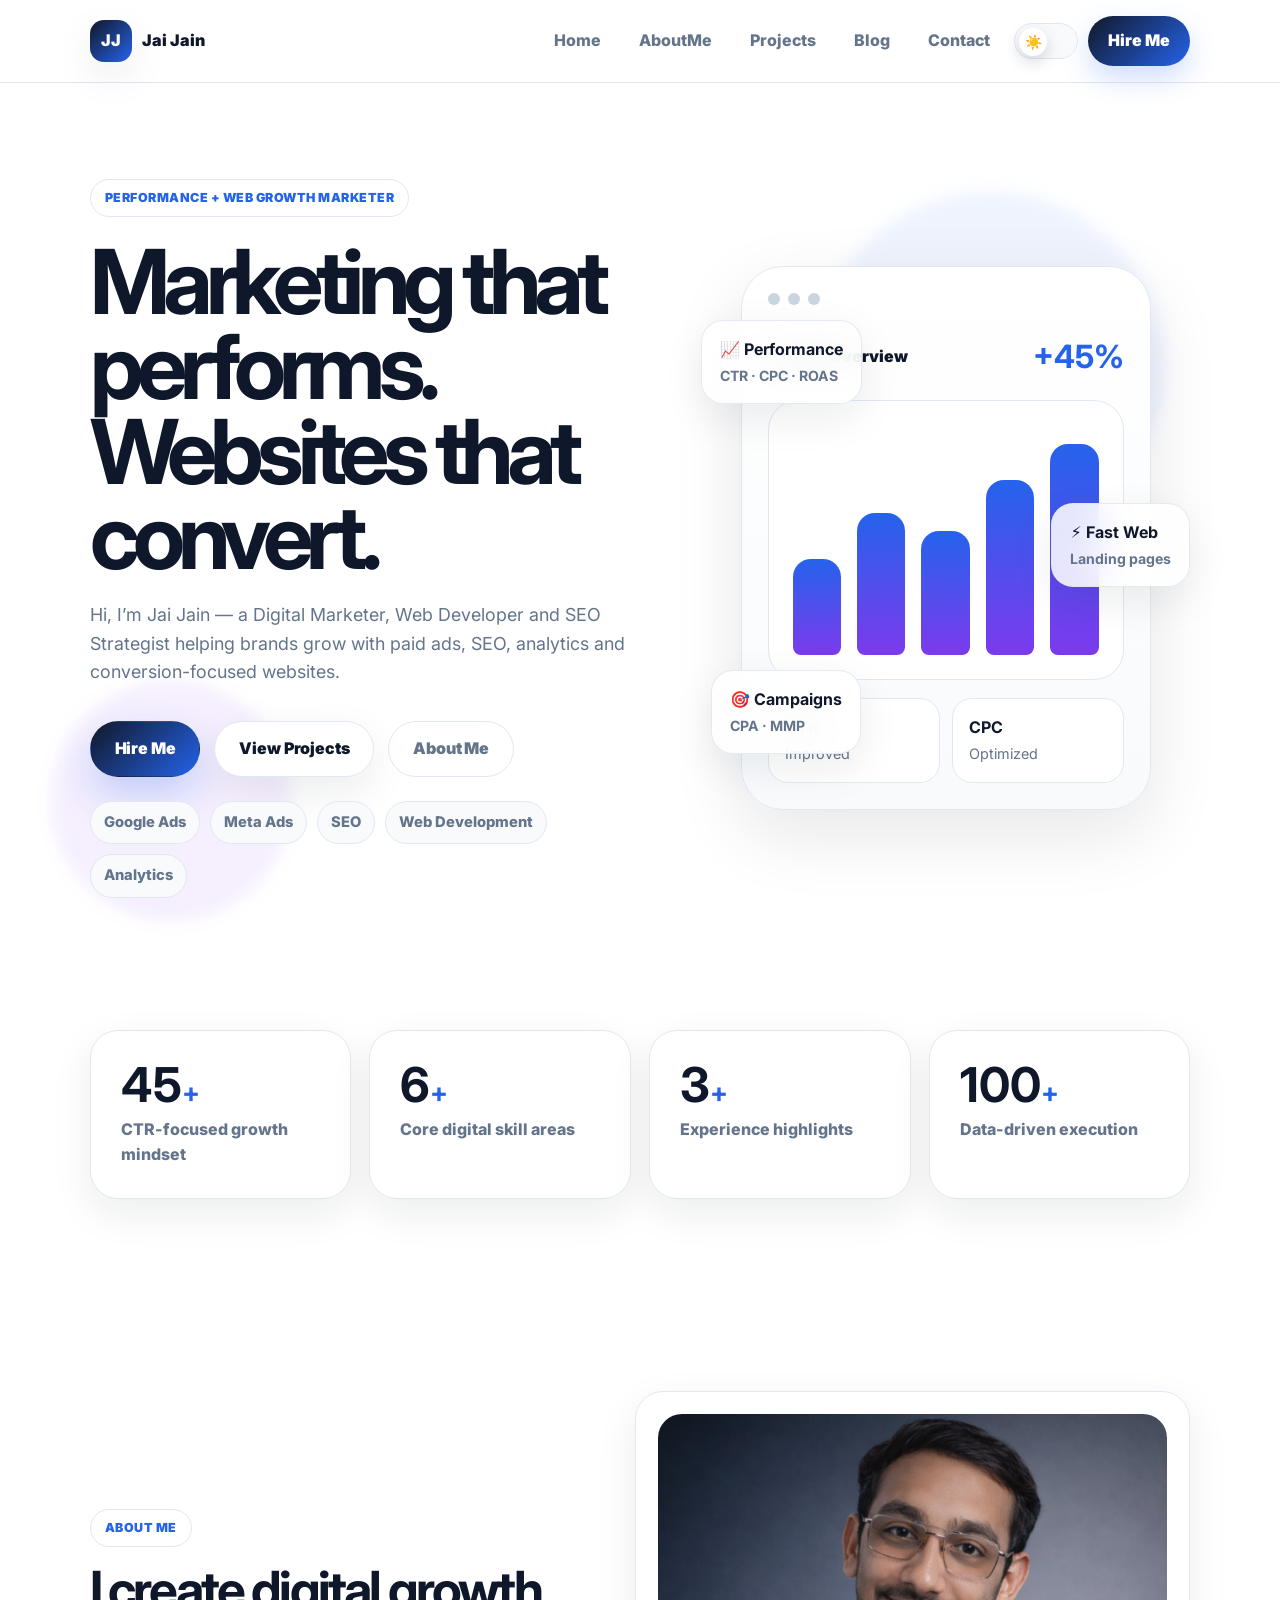
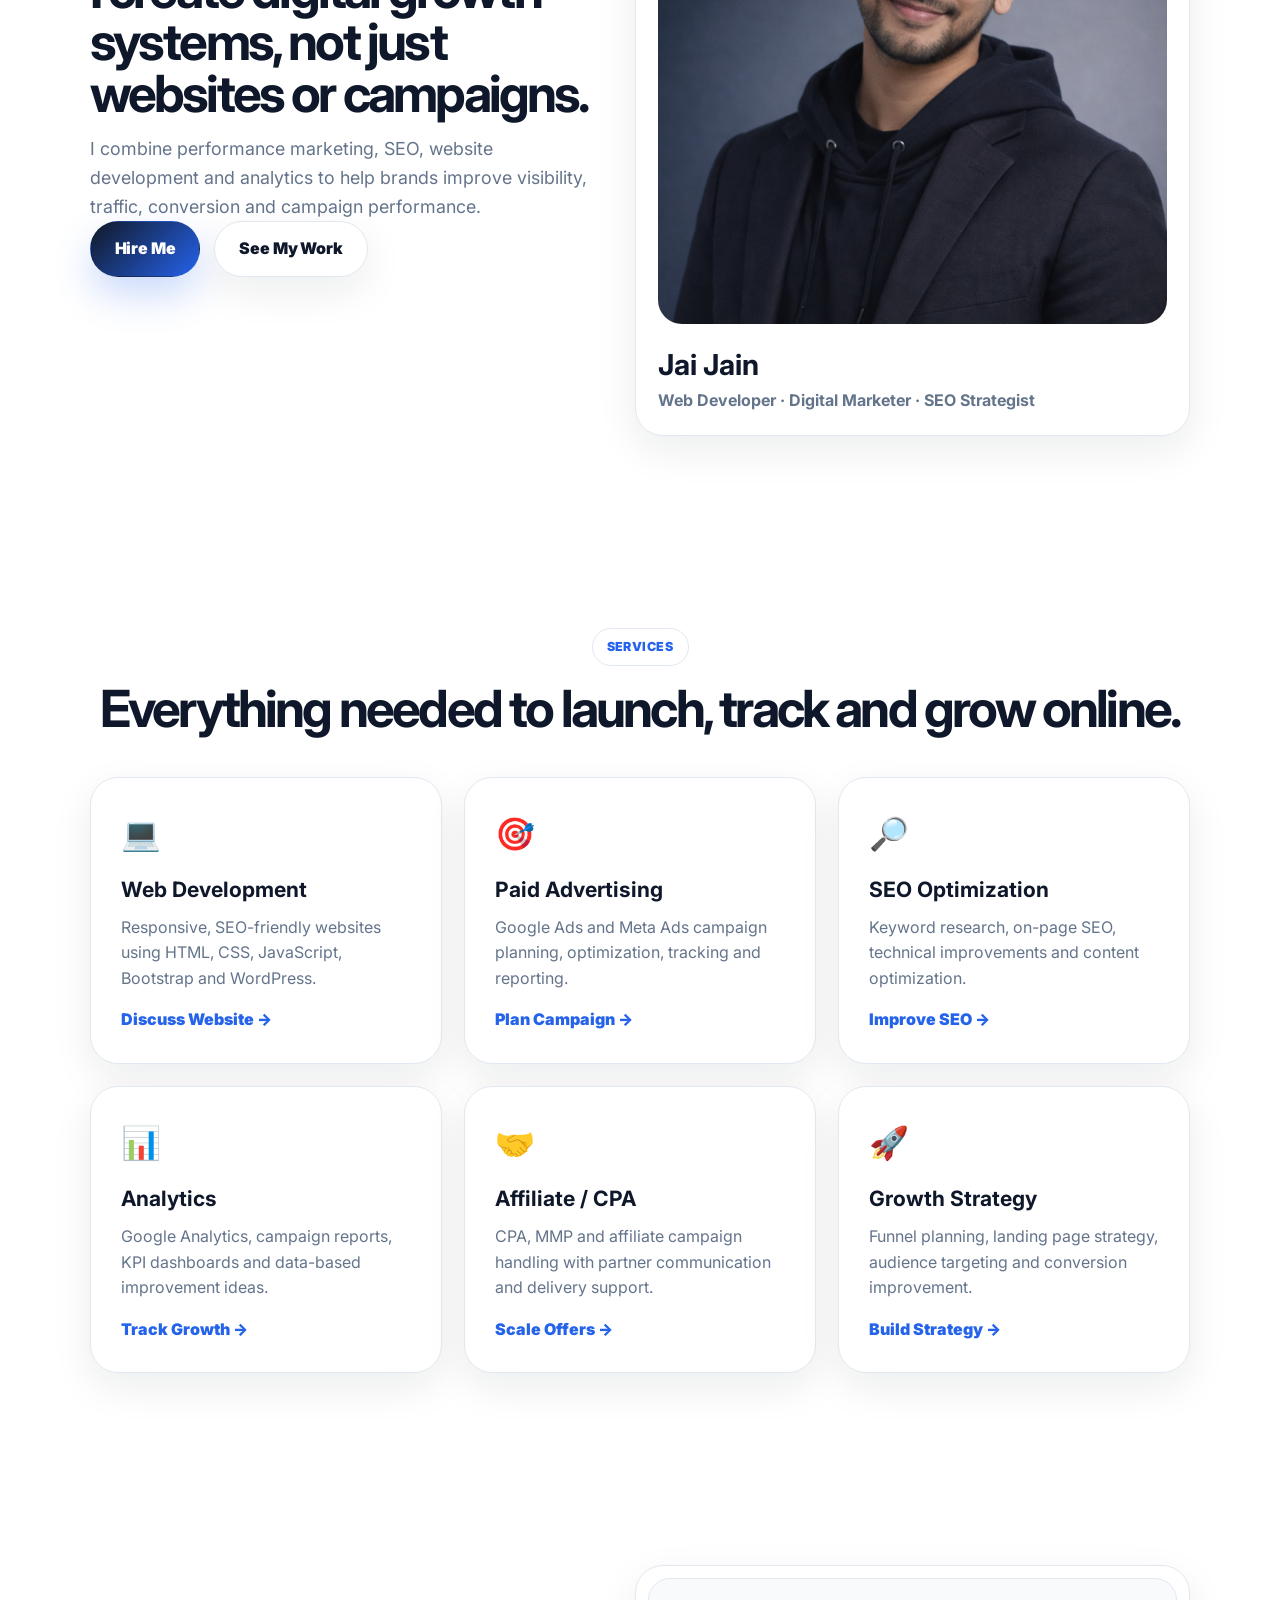
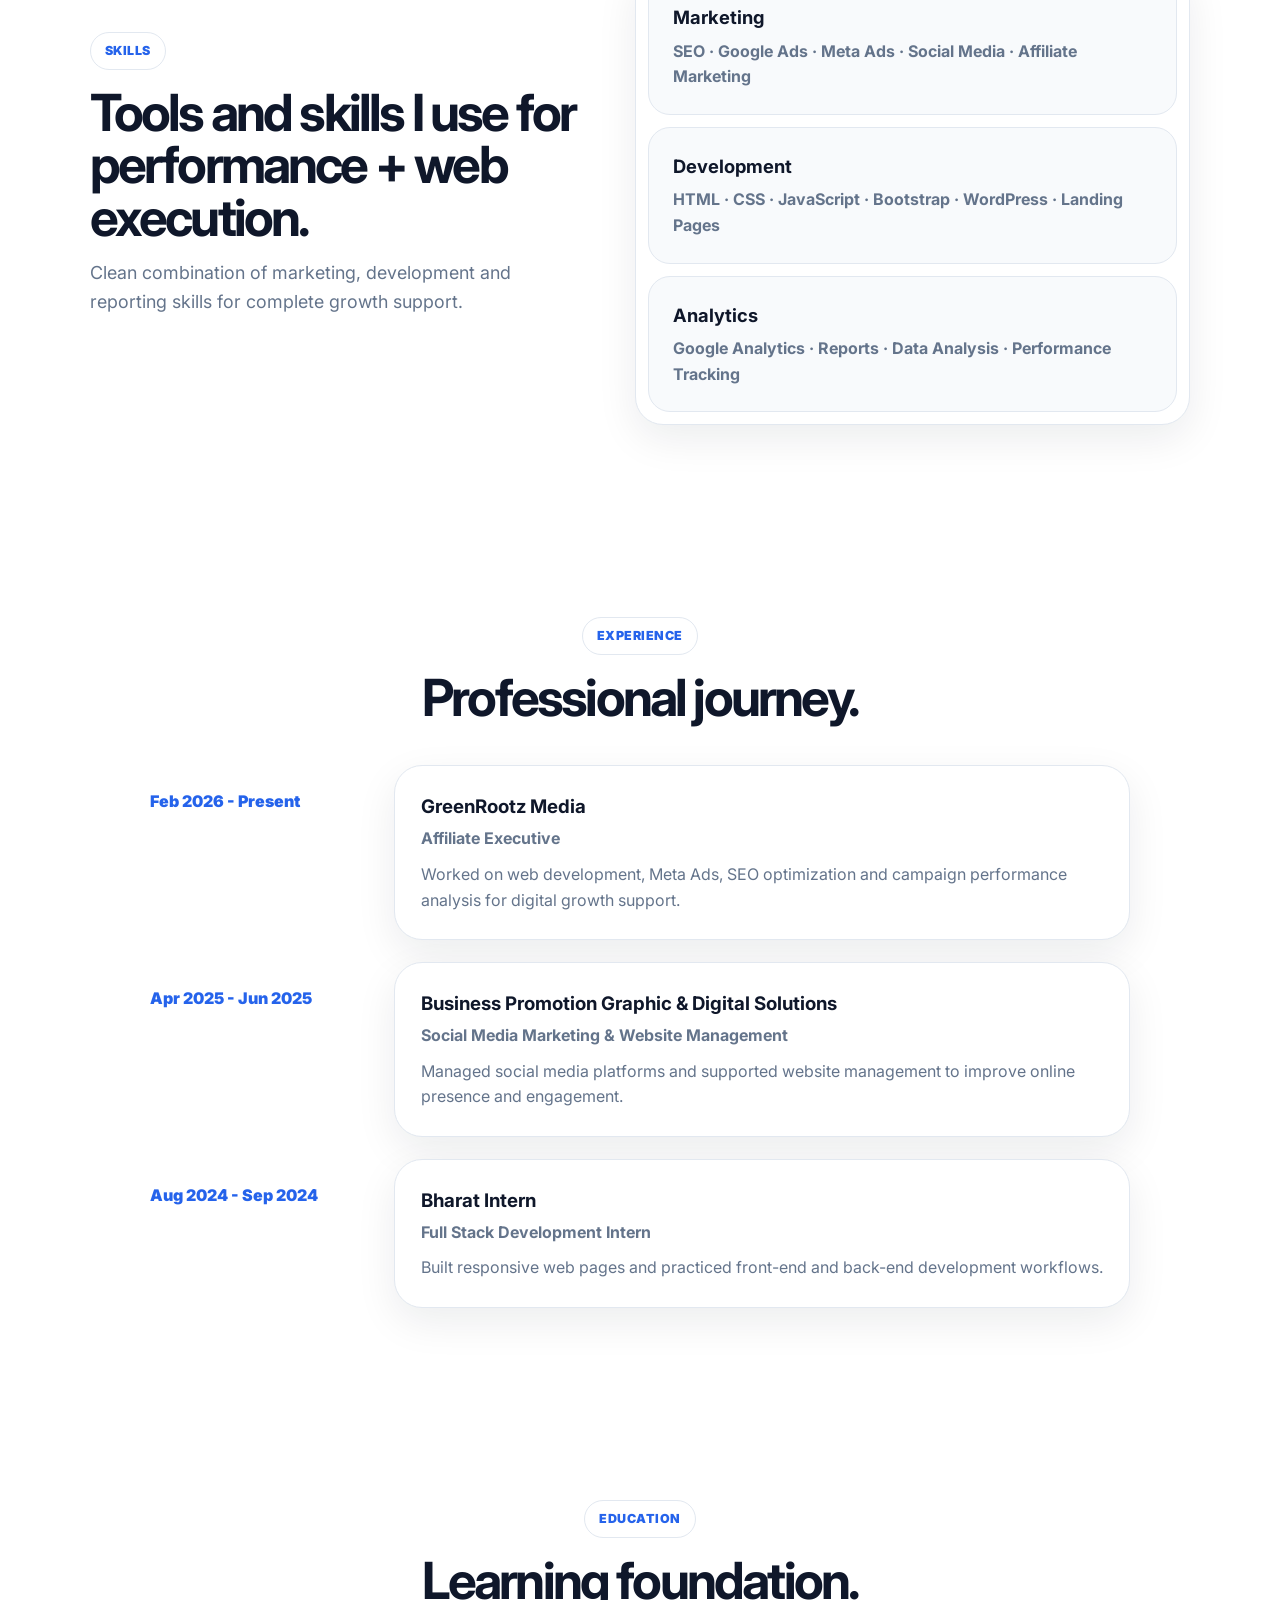
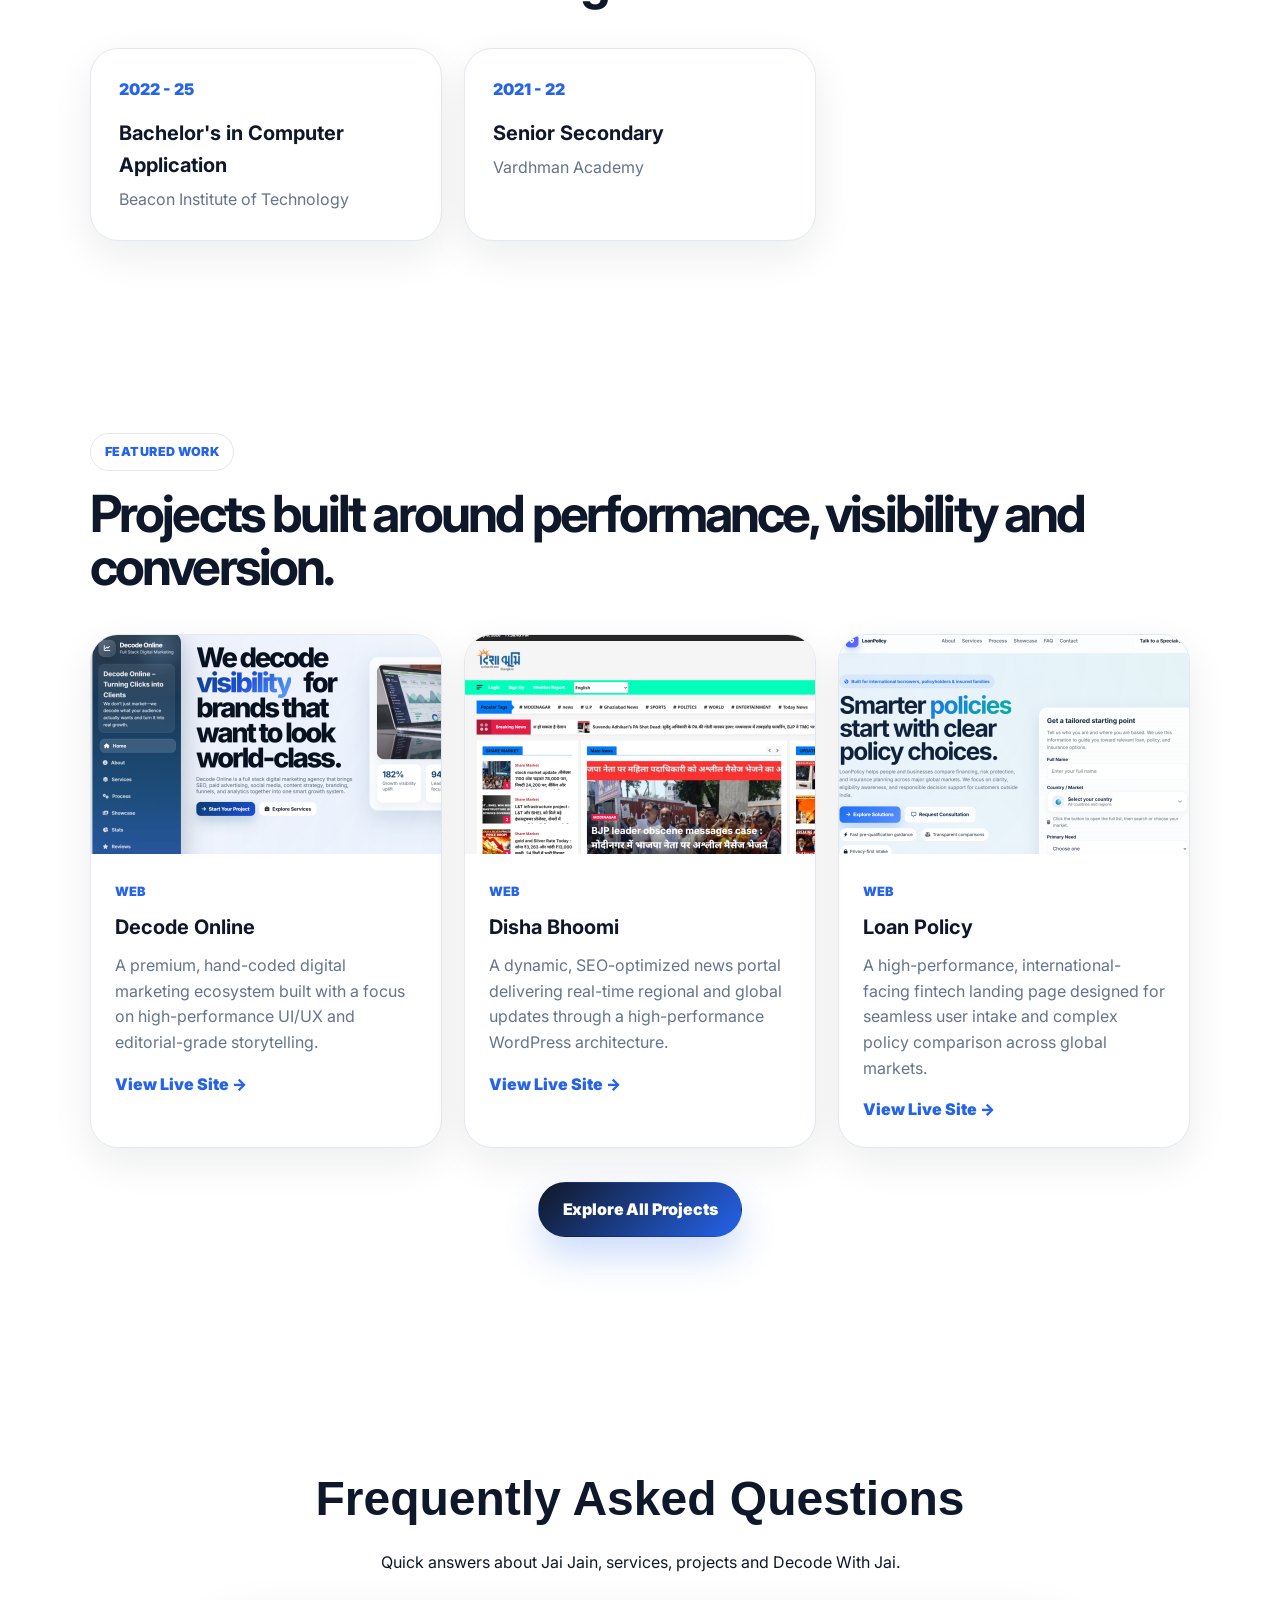
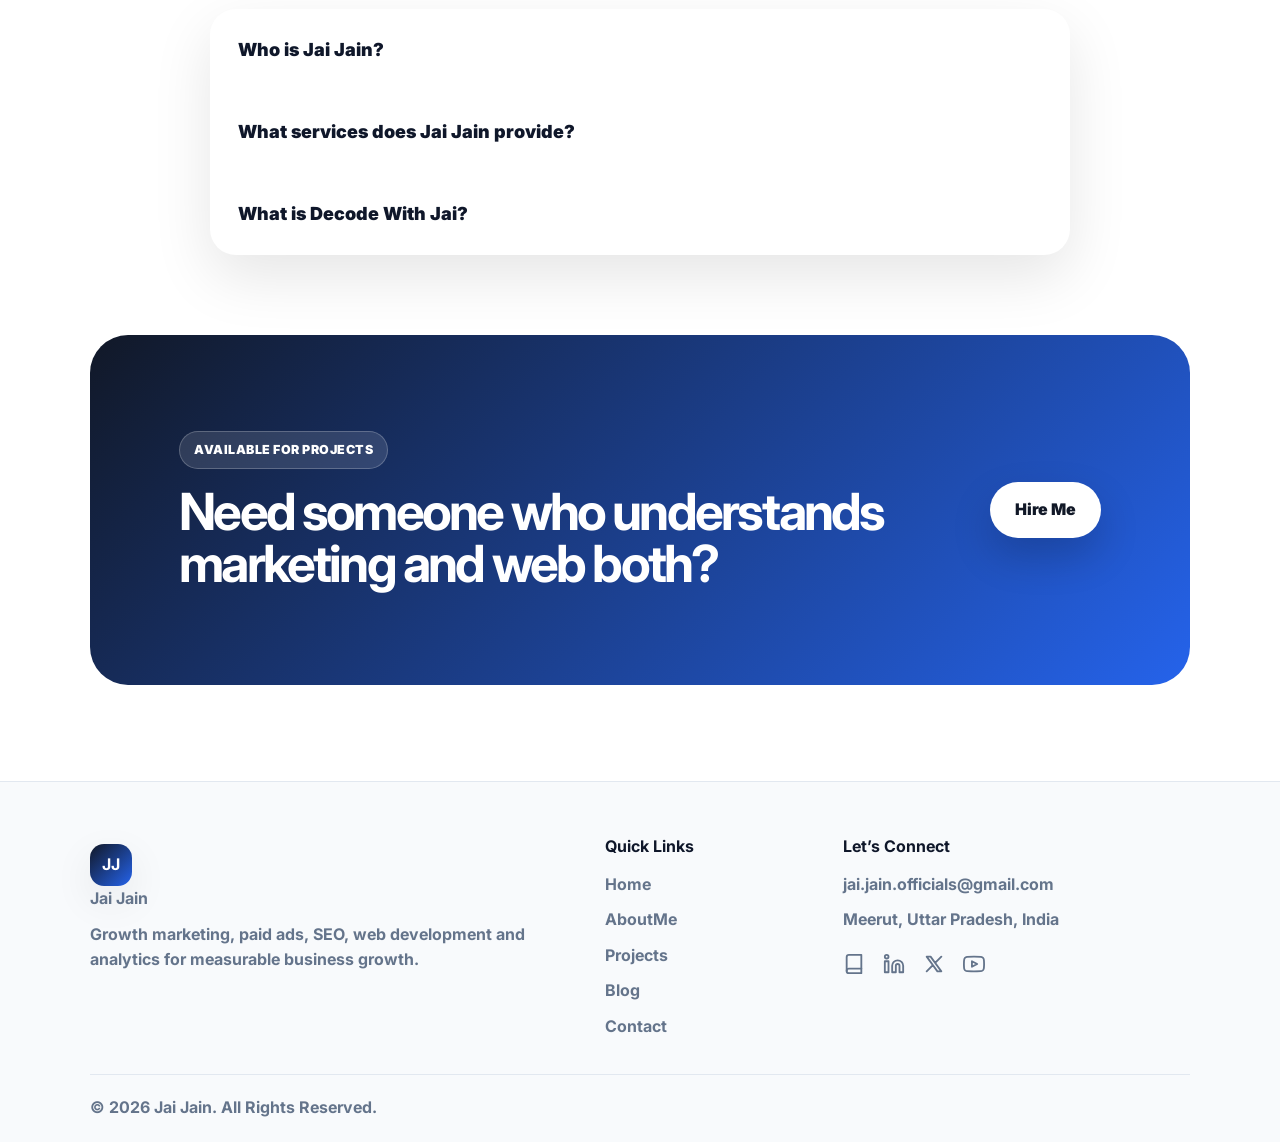
<file: index.html>
<!DOCTYPE html>
<html lang="en">

<head>
  <meta charset="UTF-8" />
  <meta name="viewport" content="width=device-width, initial-scale=1.0" />
  <meta name="description"
    content="Premium Growth Marketer portfolio for performance marketing, SEO, web development and analytics." />

  <title>Jai Jain | Web Developer & Growth Marketer</title>

  <meta charset="UTF-8">
  <meta name="viewport" content="width=device-width, initial-scale=1.0">

  <meta name="description"
    content="Jai Jain portfolio - Web Developer, SEO Specialist & Growth Marketer. Explore projects, skills, and digital work.">
  <meta name="keywords" content="Jai Jain, Web Developer, SEO, Portfolio, Frontend Developer, Digital Marketing">
  <meta name="author" content="Jai Jain">

  <link rel="canonical" href="https://www.jaijain.in/">

  <!-- Open Graph -->
  <meta property="og:title" content="Jai Jain Portfolio">
  <meta property="og:description" content="Web Developer & Growth Marketer">
  <meta property="og:url" content="https://www.jaijain.in/">
  <meta property="og:type" content="website">

  <!-- Twitter -->
  <meta name="twitter:card" content="summary_large_image">
  <meta name="twitter:title" content="Jai Jain Portfolio">
  <meta name="twitter:description" content="Web Developer & Growth Marketer">

  <!-- Adding the links to rank on Google-->
  <script type="application/ld+json">
{
  "@context": "https://schema.org",
  "@type": "Person",
  "@id": "https://www.jaijain.in/#jai-jain",
  "name": "Jai Jain",
  "alternateName": [
    "Jai Jain",
    "Decode With Jai"
  ],
  "url": "https://www.jaijain.in/",
  "image": "https://www.jaijain.in/assets/images/jaijain.png",
  "jobTitle": [
    "Web Developer",
    "SEO Specialist",
    "Performance Marketer",
    "Digital Marketer"
  ],
  "description": "Jai Jain is a Web Developer, SEO Specialist, Performance Marketer, and Digital Marketer from India. He works on website development, SEO, performance marketing, content strategy, and digital growth.",
  "nationality": {
    "@type": "Country",
    "name": "India"
  },
  "knowsAbout": [
    "Web Development",
    "SEO",
    "Search Engine Optimization",
    "Technical SEO",
    "On-Page SEO",
    "Digital Marketing",
    "Performance Marketing",
    "Meta Ads",
    "Google Ads",
    "Content Marketing",
    "Website Optimization",
    "Landing Page Design",
    "Data Science",
    "Artificial Intelligence"
  ],
  "sameAs": [
    "https://www.linkedin.com/in/-jaijain/",
    "https://github.com/decode-with-jai",
    "https://x.com/_JaiJain",
    "https://www.decodewithjai.in",
    "https://in.pinterest.com/decodewithjai/",
    "https://medium.com/@decodewithjai",
    "https://www.youtube.com/@decodewiithjai"
  ],
  "mainEntityOfPage": {
    "@type": "WebPage",
    "@id": "https://www.jaijain.in/"
  }
}
</script>


  <title>Jai Jain | Growth Marketer</title>
  <link rel="preconnect" href="https://fonts.googleapis.com">
  <link rel="preconnect" href="https://fonts.gstatic.com" crossorigin>

  <!-- favicon    -->
  <link rel="icon" type="image/png" href="https://www.jaijain.in/assets/images/favicon.png" sizes="48x48">
  <link rel="icon" type="image/png" href="https://www.jaijain.in/assets/images/favicon.png" sizes="96x96">
  <link rel="icon" type="image/png" href="https://www.jaijain.in/assets/images/favicon.png" sizes="192x192">
  <link rel="apple-touch-icon" href="https://www.jaijain.in/assets/images/favicon.png">
  <!-- <link rel="icon" type="image/svg+xml" 
    href="data:image/svg+xml,%3Csvg xmlns='http://www.w3.org/2000/svg' viewBox='0 0 100 100'%3E%3Cdefs%3E%3ClinearGradient id='g' x1='0' y1='0' x2='1' y2='1'%3E%3Cstop offset='0%25' stop-color='%231e3c72'/%3E%3Cstop offset='100%25' stop-color='%232a5298'/%3E%3C/linearGradient%3E%3C/defs%3E%3Crect width='100' height='100' rx='20' fill='url(%23g)'/%3E%3Ctext x='50%25' y='55%25' font-size='45' text-anchor='middle' fill='white' font-family='Arial,sans-serif' font-weight='bold' dy='.3em'%3EJJ%3C/text%3E%3C/svg%3E"> -->
  <link href="https://fonts.googleapis.com/css2?family=Inter:wght@400;500;600;700;800;900&display=swap"
    rel="stylesheet">
  <link rel="stylesheet" href="css/style.css" />

  <!-- Google tag (gtag.js) -->
  <script async src="https://www.googletagmanager.com/gtag/js?id=G-VVVKS3HC2W"></script>
  <script>
    window.dataLayer = window.dataLayer || [];
    function gtag() { dataLayer.push(arguments); }
    gtag('js', new Date());

    gtag('config', 'G-VVVKS3HC2W');
  </script>
</head>

<body>

  <header class="site-header">
    <a class="brand" href="index.html">
      <span class="brand-mark">JJ</span>
      <span class="brand-name">Jai Jain</span>
    </a>

    <button class="menu-toggle" id="menuToggle" aria-label="Open menu">
      <span></span><span></span><span></span>
    </button>

    <nav class="site-nav" id="siteNav">
      <a href="index.html">Home</a>
      <a href="about.html">AboutMe</a>
      <a href="projects.html">Projects</a>
      <a href="blog.html">Blog</a>
      <a href="contact.html">Contact</a>

      <button class="theme-switch" id="themeToggle" type="button" aria-label="Toggle dark mode">
        <span class="switch-track">
          <span class="switch-thumb">☀️</span>
        </span>
      </button>


      <a class="nav-hire-btn" href="contact.html">Hire Me</a>
    </nav>
  </header>

  <main>
    <section class="hero section">
      <div class="blob blob-one"></div>
      <div class="blob blob-two"></div>

      <div class="hero-copy reveal">
        <span class="eyebrow">Performance + Web Growth Marketer</span>
        <h1>Marketing that performs. Websites that convert.</h1>
        <p class="lead">Hi, I’m Jai Jain — a Digital Marketer, Web Developer and SEO Strategist helping brands grow with
          paid ads, SEO, analytics and conversion-focused websites.</p>

        <div class="hero-actions">
          <a class="btn btn-primary" href="contact.html">Hire Me</a>
          <a class="btn btn-secondary" href="projects.html">View Projects</a>
          <a class="btn btn-clean" href="#about">About Me</a>
        </div>

        <div class="trust-row">
          <span>Google Ads</span><span>Meta Ads</span><span>SEO</span><span>Web Development</span><span>Analytics</span>
        </div>
      </div>

      <div class="hero-visual reveal delay-1">
        <div class="dashboard-card">
          <div class="browser-dots"><span></span><span></span><span></span></div>
          <div class="dashboard-title">
            <span>Growth Overview</span>
            <strong>+45%</strong>
          </div>
          <div class="bars">
            <i style="height:42%"></i><i style="height:62%"></i><i style="height:54%"></i><i style="height:76%"></i><i
              style="height:92%"></i>
          </div>
          <div class="dashboard-metrics">
            <div><strong>CTR</strong><span>Improved</span></div>
            <div><strong>CPC</strong><span>Optimized</span></div>
          </div>
        </div>

        <div class="float-card float-one"><b>📈 Performance</b><span>CTR · CPC · ROAS</span></div>
        <div class="float-card float-two"><b>⚡ Fast Web</b><span>Landing pages</span></div>
        <div class="float-card float-three"><b>🎯 Campaigns</b><span>CPA · MMP</span></div>
      </div>
    </section>

    <section class="stats section reveal">
      <div class="stat-card">
        <h3 data-count="45">0</h3>
        <p>CTR-focused growth mindset</p>
      </div>
      <div class="stat-card">
        <h3 data-count="6">0</h3>
        <p>Core digital skill areas</p>
      </div>
      <div class="stat-card">
        <h3 data-count="3">0</h3>
        <p>Experience highlights</p>
      </div>
      <div class="stat-card">
        <h3 data-count="100">0</h3>
        <p>Data-driven execution</p>
      </div>
    </section>

    <section class="section about-grid" id="about">
      <div class="section-heading reveal">
        <span class="eyebrow">About Me</span>
        <h2>I create digital growth systems, not just websites or campaigns.</h2>
        <p>I combine performance marketing, SEO, website development and analytics to help brands improve visibility,
          traffic, conversion and campaign performance.</p>
        <div class="section-actions">
          <a class="btn btn-primary" href="contact.html">Hire Me</a>
          <a class="btn btn-secondary" href="projects.html">See My Work</a>
        </div>
      </div>

      <div class="profile-card reveal delay-1">
        <img src="assets/images/jaijain.png" alt="Jai Jain profile placeholder">
        <div>
          <h3>Jai Jain</h3>
          <p>Web Developer · Digital Marketer · SEO Strategist</p>
        </div>
      </div>
    </section>

    <section class="section">
      <div class="section-heading center reveal">
        <span class="eyebrow">Services</span>
        <h2>Everything needed to launch, track and grow online.</h2>
      </div>

      <div class="service-grid">
        <article class="service-card reveal"><span>💻</span>
          <h3>Web Development</h3>
          <p>Responsive, SEO-friendly websites using HTML, CSS, JavaScript, Bootstrap and WordPress.</p><a
            href="contact.html">Discuss Website →</a>
        </article>
        <article class="service-card reveal delay-1"><span>🎯</span>
          <h3>Paid Advertising</h3>
          <p>Google Ads and Meta Ads campaign planning, optimization, tracking and reporting.</p><a
            href="contact.html">Plan Campaign →</a>
        </article>
        <article class="service-card reveal delay-2"><span>🔎</span>
          <h3>SEO Optimization</h3>
          <p>Keyword research, on-page SEO, technical improvements and content optimization.</p><a
            href="contact.html">Improve SEO →</a>
        </article>
        <article class="service-card reveal"><span>📊</span>
          <h3>Analytics</h3>
          <p>Google Analytics, campaign reports, KPI dashboards and data-based improvement ideas.</p><a
            href="contact.html">Track Growth →</a>
        </article>
        <article class="service-card reveal delay-1"><span>🤝</span>
          <h3>Affiliate / CPA</h3>
          <p>CPA, MMP and affiliate campaign handling with partner communication and delivery support.</p><a
            href="contact.html">Scale Offers →</a>
        </article>
        <article class="service-card reveal delay-2"><span>🚀</span>
          <h3>Growth Strategy</h3>
          <p>Funnel planning, landing page strategy, audience targeting and conversion improvement.</p><a
            href="contact.html">Build Strategy →</a>
        </article>
      </div>
    </section>

    <section class="section split">
      <div class="section-heading reveal">
        <span class="eyebrow">Skills</span>
        <h2>Tools and skills I use for performance + web execution.</h2>
        <p>Clean combination of marketing, development and reporting skills for complete growth support.</p>
      </div>
      <div class="skill-panel reveal delay-1">
        <div>
          <h4>Marketing</h4>
          <p>SEO · Google Ads · Meta Ads · Social Media · Affiliate Marketing</p>
        </div>
        <div>
          <h4>Development</h4>
          <p>HTML · CSS · JavaScript · Bootstrap · WordPress · Landing Pages</p>
        </div>
        <div>
          <h4>Analytics</h4>
          <p>Google Analytics · Reports · Data Analysis · Performance Tracking</p>
        </div>
      </div>
    </section>

    <section class="section timeline-section">
      <div class="section-heading center reveal">
        <span class="eyebrow">Experience</span>
        <h2>Professional journey.</h2>
      </div>
      <div class="timeline">
        <article class="timeline-item reveal">
          <div class="timeline-date">Feb 2026 - Present</div>
          <div class="timeline-content">
            <h3>GreenRootz Media</h3>
            <h4>Affiliate Executive</h4>
            <p>Worked on web development, Meta Ads, SEO optimization and campaign performance analysis for digital
              growth support.</p>
          </div>
        </article>
        <article class="timeline-item reveal">
          <div class="timeline-date">Apr 2025 - Jun 2025</div>
          <div class="timeline-content">
            <h3>Business Promotion Graphic & Digital Solutions</h3>
            <h4>Social Media Marketing & Website Management</h4>
            <p>Managed social media platforms and supported website management to improve online presence and
              engagement.</p>
          </div>
        </article>
        <article class="timeline-item reveal">
          <div class="timeline-date">Aug 2024 - Sep 2024</div>
          <div class="timeline-content">
            <h3>Bharat Intern</h3>
            <h4>Full Stack Development Intern</h4>
            <p>Built responsive web pages and practiced front-end and back-end development workflows.</p>
          </div>
        </article>
      </div>
    </section>

    <section class="section education-section">
      <div class="section-heading center reveal">
        <span class="eyebrow">Education</span>
        <h2>Learning foundation.</h2>
      </div>
      <div class="education-grid">
        <!-- <article class="education-card reveal"><span>2025 - 26</span><h3>Data Scientist</h3><p>HCL GUVI</p></article> -->
        <article class="education-card reveal delay-1"><span>2022 - 25</span>
          <h3>Bachelor's in Computer Application</h3>
          <p>Beacon Institute of Technology</p>
        </article>
        <article class="education-card reveal delay-2"><span>2021 - 22</span>
          <h3>Senior Secondary</h3>
          <p>Vardhman Academy</p>
        </article>
      </div>
    </section>

    <section class="section featured-projects">
      <div class="section-heading reveal">
        <span class="eyebrow">Featured Work</span>
        <h2>Projects built around performance, visibility and conversion.</h2>
      </div>
      <div class="project-grid compact">
        <article class="project-card reveal"><img src="assets/images/decodeonline.png" alt="decode Online project">
          <div><span>Web</span>
            <h3>Decode Online</h3>
            <p>A premium, hand-coded digital marketing ecosystem built with a focus on high-performance UI/UX and
              editorial-grade storytelling.</p><a href="https://decodeonline.in/" target="_blank">View Live Site →</a>
          </div>
        </article>
        <article class="project-card reveal delay-1"><img src="assets/images/dishabhoomi.png"
            alt="Disha Bhoomi project">
          <div><span>Web</span>
            <h3>Disha Bhoomi</h3>
            <p>A dynamic, SEO-optimized news portal delivering real-time regional and global updates through a
              high-performance WordPress architecture.</p><a href="https://dishabhoomi.com/" target="_blank">View Live
              Site →</a>
          </div>
        </article>
        <article class="project-card reveal delay-2"><img src="assets/images/loanpolicy.png" alt="Loan Policy project">
          <div><span>Web</span>
            <h3>Loan Policy</h3>
            <p>A high-performance, international-facing fintech landing page designed for seamless user intake and
              complex policy comparison across global markets.</p><a
              href="https://decode-with-jai.github.io/loan-policy-template/" target="_blank">View Live Site →</a>
          </div>
        </article>
      </div>
      <div class="center-btn reveal"><a class="btn btn-primary" href="projects.html">Explore All Projects</a></div>
    </section>

    <section class="jj-faq" id="faq">
      <div class="jj-faq-header">
        <span class="jj-faq-badge">FAQ</span>
        <h2>Frequently Asked Questions</h2>
        <p>Quick answers about Jai Jain, services, projects and Decode With Jai.</p>
      </div>

      <div class="jj-faq-card">
        <div class="jj-faq-item">
          <button class="jj-faq-question" type="button">
            <span>Who is Jai Jain?</span>
            <span class="jj-faq-icon">+</span>
          </button>
          <div class="jj-faq-answer">
            <p>Jai Jain is a Web Developer, SEO Specialist, Performance Marketer and Digital Marketer from India.</p>
          </div>
        </div>

        <div class="jj-faq-item">
          <button class="jj-faq-question" type="button">
            <span>What services does Jai Jain provide?</span>
            <span class="jj-faq-icon">+</span>
          </button>
          <div class="jj-faq-answer">
            <p>He provides Web Development, SEO, Performance Marketing, Landing Page Design and Digital Growth
              Consulting.</p>
          </div>
        </div>

        <div class="jj-faq-item">
          <button class="jj-faq-question" type="button">
            <span>What is Decode With Jai?</span>
            <span class="jj-faq-icon">+</span>
          </button>
          <div class="jj-faq-answer">
            <p>Decode With Jai is a blog focused on AI, SEO, Digital Marketing, Web Development and Growth Strategies.
            </p>
          </div>
        </div>
      </div>
    </section>

    <section class="section cta-section reveal">
      <div>
        <span class="eyebrow">Available for projects</span>
        <h2>Need someone who understands marketing and web both?</h2>
      </div>
      <a class="btn btn-light" href="contact.html">Hire Me</a>
    </section>


  </main>

  <footer class="footer">
    <div class="footer-grid">
      <div>
        <a class="brand footer-brand" href="index.html">
          <span class="brand-mark">JJ</span>
          <span>Jai Jain</span>
        </a>
        <p>Growth marketing, paid ads, SEO, web development and analytics for measurable business growth.</p>
      </div>
      <div>
        <h4>Quick Links</h4>
        <a href="index.html">Home</a>
        <a href="about.html">AboutMe</a>
        <a href="projects.html">Projects</a>
        <a href="blog.html">Blog</a>
        <a href="contact.html">Contact</a>
      </div>
      <div>
        <h4>Let’s Connect</h4>
        <a href="mailto:jai.jain.officials@gmail.com">jai.jain.officials@gmail.com</a>
        <p>Meerut, Uttar Pradesh, India</p>

        <div class="social-links">
          <a href="https://decodewithjai.blogspot.com/" target="_blank" aria-label="Blog">
            <svg viewBox="0 0 24 24" fill="none" stroke="currentColor" stroke-width="2" stroke-linecap="round"
              stroke-linejoin="round">
              <path d="M4 19.5A2.5 2.5 0 0 1 6.5 17H20"></path>
              <path d="M6.5 2H20v20H6.5A2.5 2.5 0 0 1 4 19.5v-15A2.5 2.5 0 0 1 6.5 2z"></path>
            </svg>
          </a>

          <a href="https://www.linkedin.com/in/-jaijain/" target="_blank" aria-label="LinkedIn">
            <svg viewBox="0 0 24 24" fill="none" stroke="currentColor" stroke-width="2" stroke-linecap="round"
              stroke-linejoin="round">
              <path d="M16 8a6 6 0 0 1 6 6v7h-4v-7a2 2 0 0 0-2-2 2 2 0 0 0-2 2v7h-4v-7a6 6 0 0 1 6-6z"></path>
              <rect x="2" y="9" width="4" height="12"></rect>
              <circle cx="4" cy="4" r="2"></circle>
            </svg>
          </a>

          <a href="https://x.com/_JaiJain" target="_blank" aria-label="X">
            <svg viewBox="0 0 24 24" fill="none" stroke="currentColor" stroke-width="2" stroke-linecap="round"
              stroke-linejoin="round">
              <path d="M4 4l11.733 16h4.267l-11.733 -16zM4 20l6.768 -6.768M13.232 10.768l6.768 -6.768"></path>
            </svg>
          </a>

          <a href="https://www.youtube.com/@decodewiithjai" target="_blank" aria-label="YouTube">
            <svg viewBox="0 0 24 24" fill="none" stroke="currentColor" stroke-width="2" stroke-linecap="round"
              stroke-linejoin="round">
              <path
                d="M22.54 6.42a2.78 2.78 0 0 0-1.94-2C18.88 4 12 4 12 4s-6.88 0-8.6.42a2.78 2.78 0 0 0-1.94 2C1 8.14 1 12 1 12s0 3.86.42 5.58a2.78 2.78 0 0 0 1.94 2C5.12 20 12 20 12 20s6.88 0 8.6-.42a2.78 2.78 0 0 0 1.94-2C23 15.86 23 12 23 12s0-3.86-.42-5.58z">
              </path>
              <polygon points="9.75 15.02 15.5 12 9.75 8.98 9.75 15.02"></polygon>
            </svg>
          </a>
        </div>
      </div>
    </div>
    <div class="footer-bottom">© 2026 Jai Jain. All Rights Reserved.</div>
  </footer>
  <script src="js/script.js"></script>
</body>

</html>
</file>
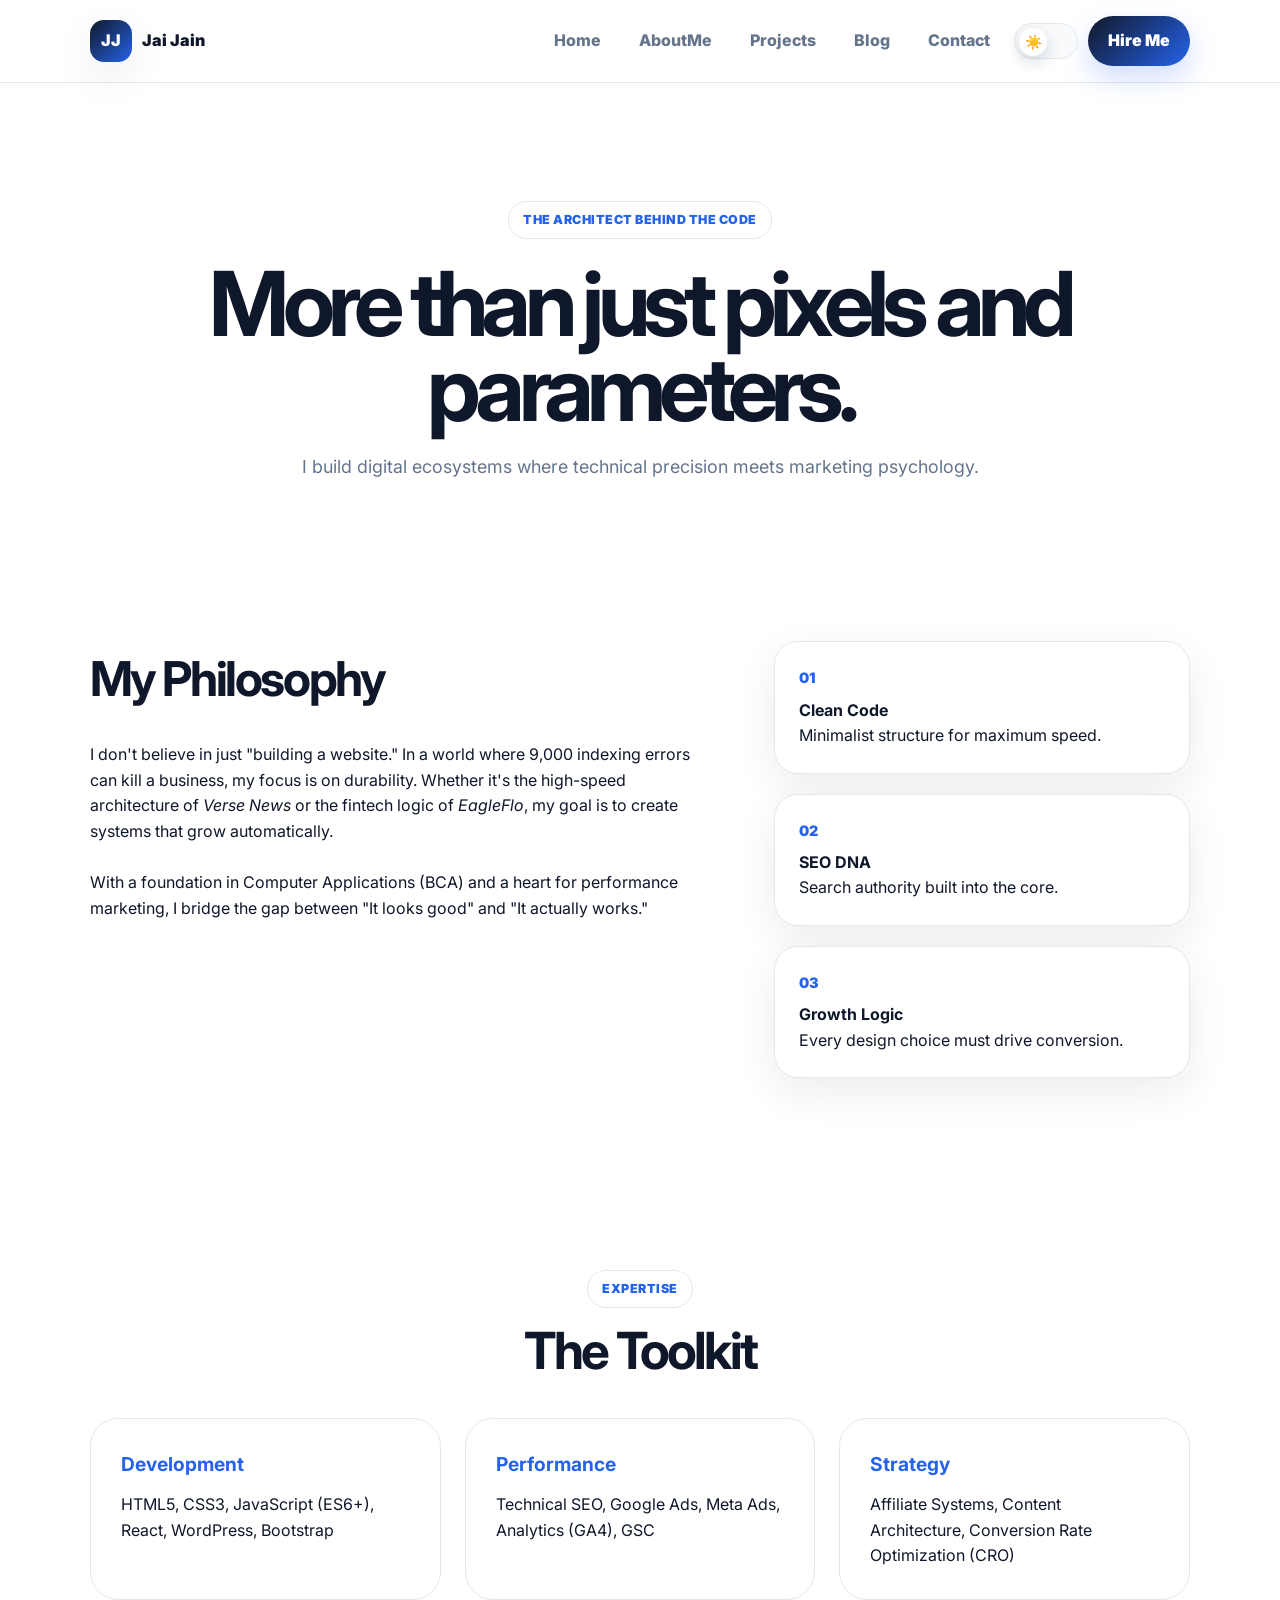
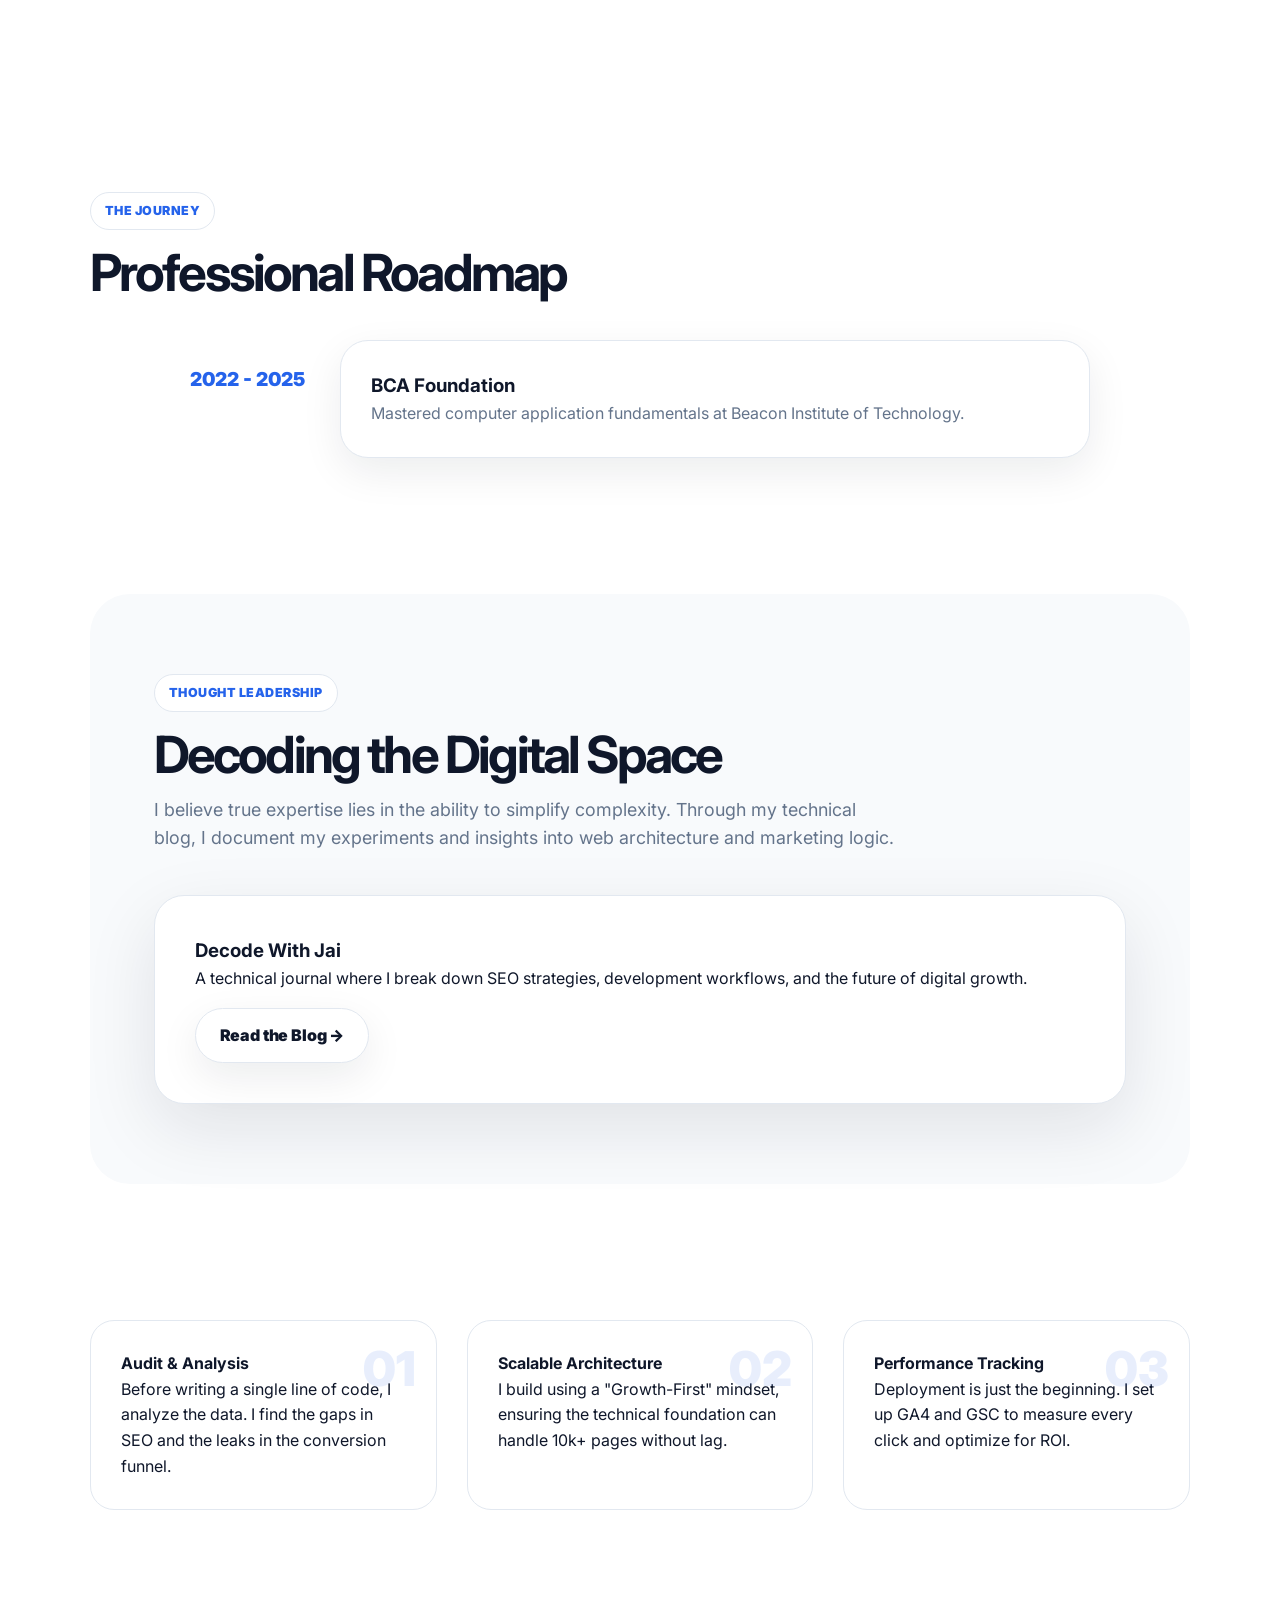
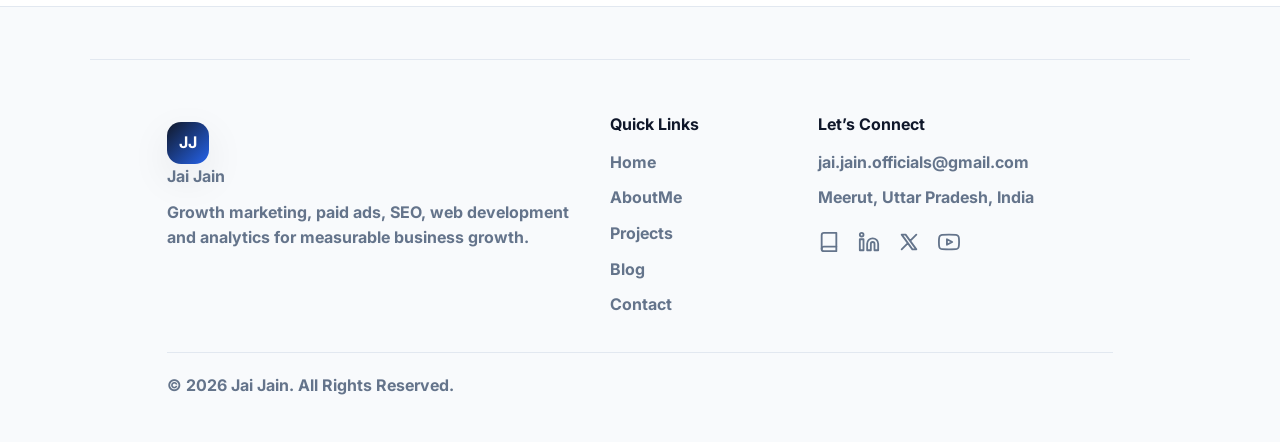
<file: about.html>
<!DOCTYPE html>
<html lang="en">

<head>
    <meta charset="UTF-8">
    <meta name="viewport" content="width=device-width, initial-scale=1.0">
    <title>About Me | Jai Jain</title>
    <meta name="description"
        content="Learn about Jai Jain's background in BCA, web development, and digital growth strategy.">

    <!-- meta tags     -->
    <!-- Primary Meta Tags -->
    <meta charset="UTF-8">
    <meta name="viewport" content="width=device-width, initial-scale=1.0">
    <meta name="description"
        content="Jai Jain portfolio - Web Developer, SEO Specialist & Growth Marketer. Explore projects, skills, and digital work.">
    <meta name="keywords" content="Jai Jain, Web Developer, SEO, Portfolio, Frontend Developer, Digital Marketing">
    <meta name="author" content="Jai Jain">
    <link rel="canonical" href="https://www.jaijain.in/">

    <!-- Open Graph / Facebook / LinkedIn -->
    <meta property="og:title" content="Jai Jain Portfolio">
    <meta property="og:description" content="Web Developer & Growth Marketer">
    <meta property="og:url" content="https://www.jaijain.in/">
    <meta property="og:type" content="website">

    <!-- Twitter -->
    <meta name="twitter:card" content="summary_large_image">
    <meta name="twitter:title" content="Jai Jain Portfolio">
    <meta name="twitter:description" content="Web Developer & Growth Marketer">



    <!-- favicon -->
    <link rel="icon" type="image/png" href="https://www.jaijain.in/assets/images/favicon.png" sizes="48x48">
    <link rel="icon" type="image/png" href="https://www.jaijain.in/assets/images/favicon.png" sizes="96x96">
    <link rel="icon" type="image/png" href="https://www.jaijain.in/assets/images/favicon.png" sizes="192x192">
    <link rel="apple-touch-icon" href="https://www.jaijain.in/assets/images/favicon.png">

    <link rel="stylesheet" href="css/style.css">
    <link rel="stylesheet" href="css/about.css">
    <link href="https://fonts.googleapis.com/css2?family=Inter:wght@400;700;900&display=swap" rel="stylesheet">
    <!-- Google tag (gtag.js) -->
    <script async src="https://www.googletagmanager.com/gtag/js?id=G-VVVKS3HC2W"></script>
    <script>
        window.dataLayer = window.dataLayer || [];
        function gtag() { dataLayer.push(arguments); }
        gtag('js', new Date());

        gtag('config', 'G-VVVKS3HC2W');
    </script>

    <!-- Adding the links to rank on Google-->
    <script type="application/ld+json">
{
  "@context": "https://schema.org",
  "@type": "Person",
  "@id": "https://www.jaijain.in/#jai-jain",
  "name": "Jai Jain",
  "alternateName": [
    "Jai Jain",
    "Decode With Jai"
  ],
  "url": "https://www.jaijain.in/",
  "image": "https://www.jaijain.in/assets/images/jaijain.png",
  "jobTitle": [
    "Web Developer",
    "SEO Specialist",
    "Performance Marketer",
    "Digital Marketer"
  ],
  "description": "Jai Jain is a Web Developer, SEO Specialist, Performance Marketer, and Digital Marketer from India. He works on website development, SEO, performance marketing, content strategy, and digital growth.",
  "nationality": {
    "@type": "Country",
    "name": "India"
  },
  "knowsAbout": [
    "Web Development",
    "SEO",
    "Search Engine Optimization",
    "Technical SEO",
    "On-Page SEO",
    "Digital Marketing",
    "Performance Marketing",
    "Meta Ads",
    "Google Ads",
    "Content Marketing",
    "Website Optimization",
    "Landing Page Design",
    "Data Science",
    "Artificial Intelligence"
  ],
  "sameAs": [
    "https://www.linkedin.com/in/-jaijain/",
    "https://github.com/decode-with-jai",
    "https://x.com/_JaiJain",
    "https://www.decodewithjai.in",
    "https://in.pinterest.com/decodewithjai/",
    "https://medium.com/@decodewithjai",
    "https://www.youtube.com/@decodewiithjai"
  ],
  "mainEntityOfPage": {
    "@type": "WebPage",
    "@id": "https://www.jaijain.in/"
  }
}
</script>

</head>

<body>

    <header class="site-header">
        <a class="brand" href="index.html">
            <span class="brand-mark">JJ</span>
            <span class="brand-name">Jai Jain</span>
        </a>
        <button class="menu-toggle" id="menuToggle" aria-label="Open menu">
            <span></span><span></span><span></span>
        </button>
        <nav class="site-nav" id="siteNav">
            <a href="index.html">Home</a>
            <a href="about.html" class="active">AboutMe</a>
            <a href="projects.html">Projects</a>
            <a href="blog.html">Blog</a>
            <a href="contact.html">Contact</a>
            <button class="theme-switch" id="themeToggle" type="button">
                <span class="switch-track"><span class="switch-thumb">☀️</span></span>
            </button>
            <a class="nav-hire-btn" href="contact.html">Hire Me</a>
        </nav>
    </header>

    <main>
        <section class="page-hero reveal">
            <span class="eyebrow">The Architect behind the Code</span>
            <h1>More than just pixels and parameters.</h1>
            <p class="lead">I build digital ecosystems where technical precision meets marketing psychology.</p>
        </section>

        <section class="section story-grid">
            <div class="reveal">
                <h2 class="section-title">My Philosophy</h2>
                <p>I don't believe in just "building a website." In a world where 9,000 indexing errors can kill a
                    business, my focus is on durability. Whether it's the high-speed architecture of <i>Verse
                        News</i> or the fintech logic of <i>EagleFlo</i>, my goal is to create systems that grow
                    automatically.</p>
                <br>
                <p>With a foundation in Computer Applications (BCA) and a heart for performance marketing, I bridge the
                    gap between "It looks good" and "It actually works."</p>
            </div>
            <div class="philosophy-visual reveal delay-1">
                <div class="philosophy-card">
                    <span>01</span>
                    <h4>Clean Code</h4>
                    <p>Minimalist structure for maximum speed.</p>
                </div>
                <div class="philosophy-card">
                    <span>02</span>
                    <h4>SEO DNA</h4>
                    <p>Search authority built into the core.</p>
                </div>
                <div class="philosophy-card">
                    <span>03</span>
                    <h4>Growth Logic</h4>
                    <p>Every design choice must drive conversion.</p>
                </div>
            </div>
        </section>

        <section class="section stack-section">
            <div class="section-heading center reveal">
                <span class="eyebrow">Expertise</span>
                <h2>The Toolkit</h2>
            </div>
            <div class="stack-grid">
                <div class="stack-item reveal">
                    <h4>Development</h4>
                    <p>HTML5, CSS3, JavaScript (ES6+), React, WordPress, Bootstrap</p>
                </div>
                <div class="stack-item reveal delay-1">
                    <h4>Performance</h4>
                    <p>Technical SEO, Google Ads, Meta Ads, Analytics (GA4), GSC</p>
                </div>
                <div class="stack-item reveal delay-2">
                    <h4>Strategy</h4>
                    <p>Affiliate Systems, Content Architecture, Conversion Rate Optimization (CRO)</p>
                </div>
            </div>
        </section>

        <section class="section timeline-section">
            <div class="section-heading reveal">
                <span class="eyebrow">The Journey</span>
                <h2>Professional Roadmap</h2>
            </div>
            <div class="timeline">
                <!-- <div class="timeline-item reveal">
                    <div class="timeline-marker">2026</div>
                    <div class="timeline-content">
                        <h3>Founding Verse News</h3>
                        <p>Established a high-authority digital news platform focused on AI, Energy, and Markets.</p>
                    </div>
                </div> -->
                <div class="timeline-item reveal">
                    <div class="timeline-marker">2022 - 2025</div>
                    <div class="timeline-content">
                        <h3>BCA Foundation</h3>
                        <p>Mastered computer application fundamentals at Beacon Institute of Technology.</p>
                    </div>
                </div>
            </div>
        </section>

        <section class="section knowledge-base">
            <div class="section-heading reveal">
                <span class="eyebrow">Thought Leadership</span>
                <h2>Decoding the Digital Space</h2>
                <p>I believe true expertise lies in the ability to simplify complexity. Through my technical blog, I
                    document my experiments and insights into web architecture and marketing logic.</p>
            </div>
            <div class="blog-highlight-card reveal">
                <div class="blog-content">
                    <h3>Decode With Jai</h3>
                    <p>A technical journal where I break down SEO strategies, development workflows, and the future of
                        digital growth.</p>
                    <a href="https://decodewithjai.blogspot.com/" target="_blank" class="btn btn-secondary">Read the
                        Blog →</a>
                </div>
            </div>
        </section>

        <section class="section approach-grid">
            <div class="approach-item reveal">
                <div class="approach-number">01</div>
                <h4>Audit & Analysis</h4>
                <p>Before writing a single line of code, I analyze the data. I find the gaps in SEO and the leaks in the
                    conversion funnel.</p>
            </div>
            <div class="approach-item reveal delay-1">
                <div class="approach-number">02</div>
                <h4>Scalable Architecture</h4>
                <p>I build using a "Growth-First" mindset, ensuring the technical foundation can handle 10k+ pages
                    without lag.</p>
            </div>
            <div class="approach-item reveal delay-2">
                <div class="approach-number">03</div>
                <h4>Performance Tracking</h4>
                <p>Deployment is just the beginning. I set up GA4 and GSC to measure every click and optimize for ROI.
                </p>
            </div>
        </section>
    </main>

    <footer class="footer">
        <footer class="footer">
            <div class="footer-grid">
                <div>
                    <a class="brand footer-brand" href="index.html">
                        <span class="brand-mark">JJ</span>
                        <span>Jai Jain</span>
                    </a>
                    <p>Growth marketing, paid ads, SEO, web development and analytics for measurable business growth.
                    </p>
                </div>
                <div>
                    <h4>Quick Links</h4>
                    <a href="index.html">Home</a>
                    <a href="about.html">AboutMe</a>
                    <a href="projects.html">Projects</a>
                    <a href="blog.html">Blog</a>
                    <a href="contact.html">Contact</a>
                </div>
                <div>
                    <h4>Let’s Connect</h4>
                    <a href="mailto:jai.jain.officials@gmail.com">jai.jain.officials@gmail.com</a>
                    <p>Meerut, Uttar Pradesh, India</p>

                    <div class="social-links">
                        <a href="https://decodewithjai.blogspot.com/" target="_blank" aria-label="Blog">
                            <svg viewBox="0 0 24 24" fill="none" stroke="currentColor" stroke-width="2"
                                stroke-linecap="round" stroke-linejoin="round">
                                <path d="M4 19.5A2.5 2.5 0 0 1 6.5 17H20"></path>
                                <path d="M6.5 2H20v20H6.5A2.5 2.5 0 0 1 4 19.5v-15A2.5 2.5 0 0 1 6.5 2z"></path>
                            </svg>
                        </a>

                        <a href="https://www.linkedin.com/in/-jaijain/" target="_blank" aria-label="LinkedIn">
                            <svg viewBox="0 0 24 24" fill="none" stroke="currentColor" stroke-width="2"
                                stroke-linecap="round" stroke-linejoin="round">
                                <path
                                    d="M16 8a6 6 0 0 1 6 6v7h-4v-7a2 2 0 0 0-2-2 2 2 0 0 0-2 2v7h-4v-7a6 6 0 0 1 6-6z">
                                </path>
                                <rect x="2" y="9" width="4" height="12"></rect>
                                <circle cx="4" cy="4" r="2"></circle>
                            </svg>
                        </a>

                        <a href="https://x.com/_JaiJain" target="_blank" aria-label="X">
                            <svg viewBox="0 0 24 24" fill="none" stroke="currentColor" stroke-width="2"
                                stroke-linecap="round" stroke-linejoin="round">
                                <path
                                    d="M4 4l11.733 16h4.267l-11.733 -16zM4 20l6.768 -6.768M13.232 10.768l6.768 -6.768">
                                </path>
                            </svg>
                        </a>

                        <a href="https://www.youtube.com/@decodewiithjai" target="_blank" aria-label="YouTube">
                            <svg viewBox="0 0 24 24" fill="none" stroke="currentColor" stroke-width="2"
                                stroke-linecap="round" stroke-linejoin="round">
                                <path
                                    d="M22.54 6.42a2.78 2.78 0 0 0-1.94-2C18.88 4 12 4 12 4s-6.88 0-8.6.42a2.78 2.78 0 0 0-1.94 2C1 8.14 1 12 1 12s0 3.86.42 5.58a2.78 2.78 0 0 0 1.94 2C5.12 20 12 20 12 20s6.88 0 8.6-.42a2.78 2.78 0 0 0 1.94-2C23 15.86 23 12 23 12s0-3.86-.42-5.58z">
                                </path>
                                <polygon points="9.75 15.02 15.5 12 9.75 8.98 9.75 15.02"></polygon>
                            </svg>
                        </a>
                    </div>
                </div>
            </div>
            <div class="footer-bottom">© 2026 Jai Jain. All Rights Reserved.</div>
        </footer>

        <script src="js/script.js"></script>
        <script src="js/about.js"></script>
</body>

</html>
</file>
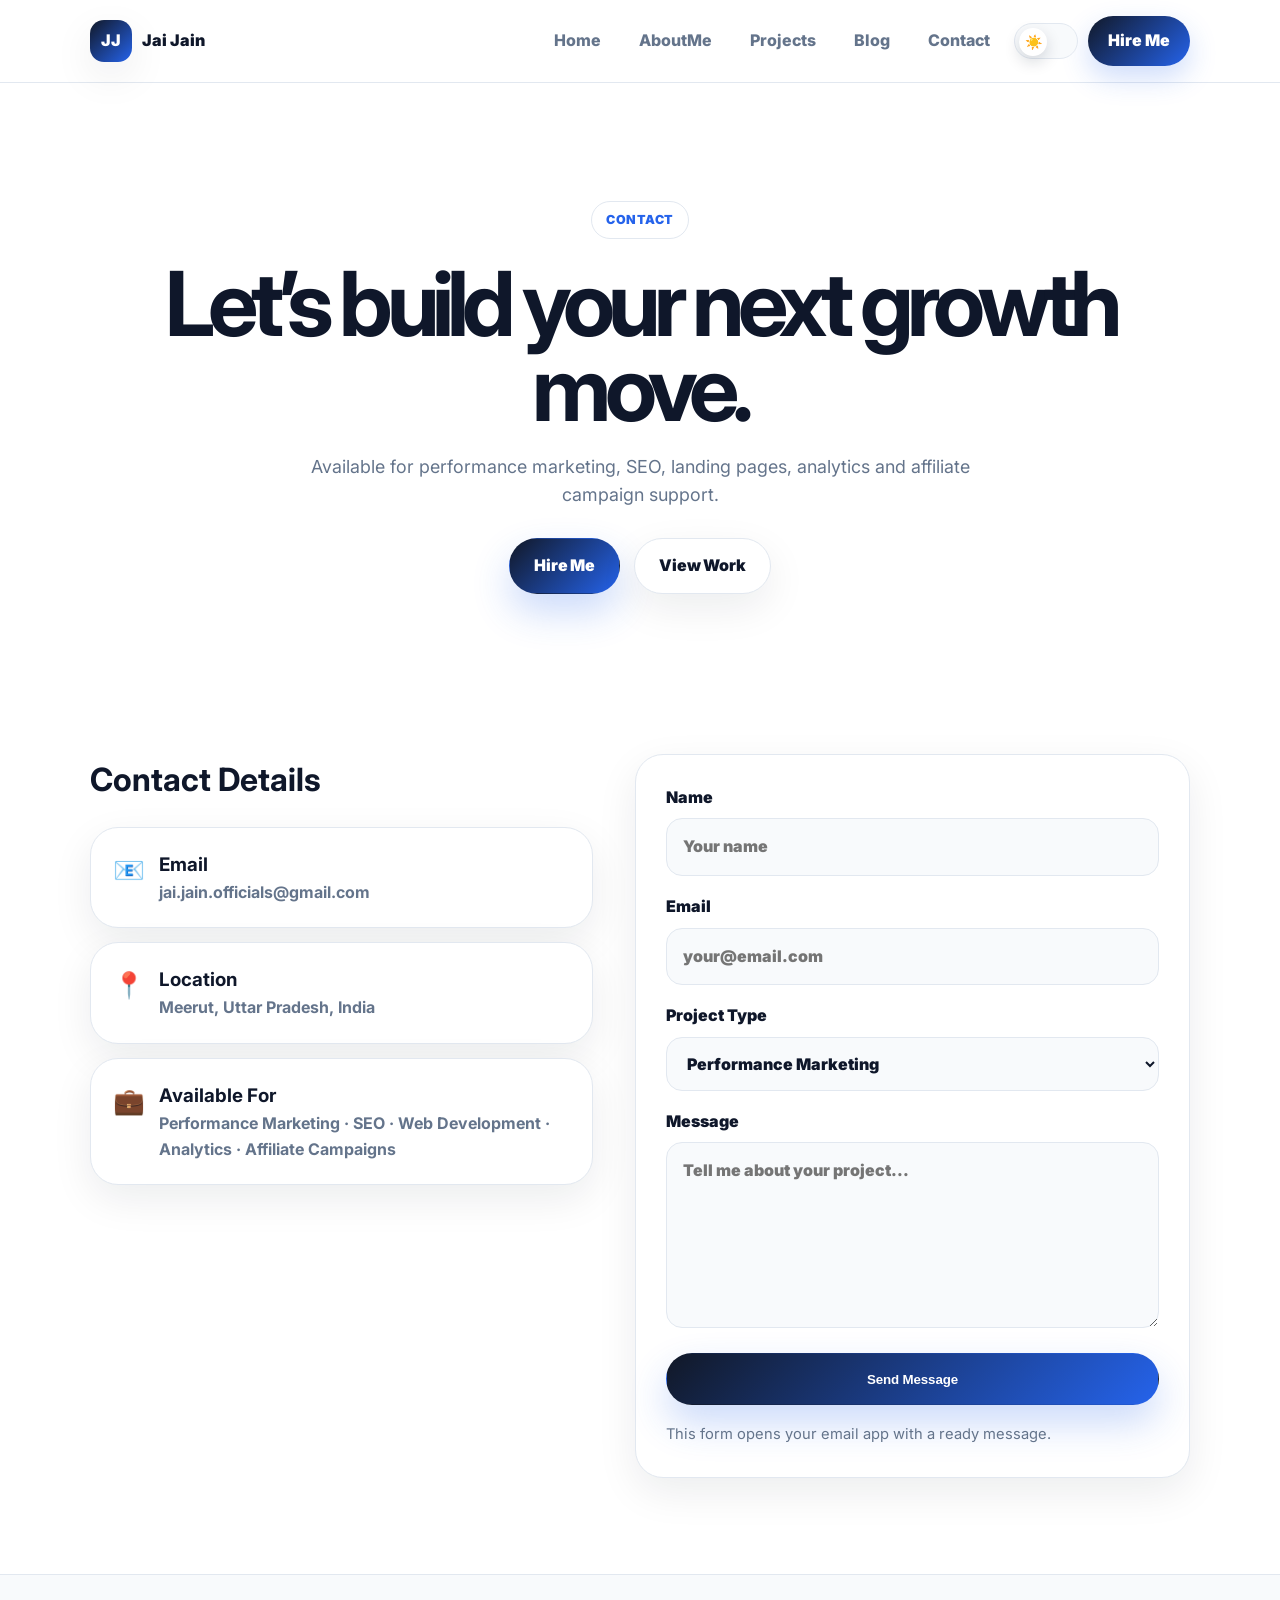
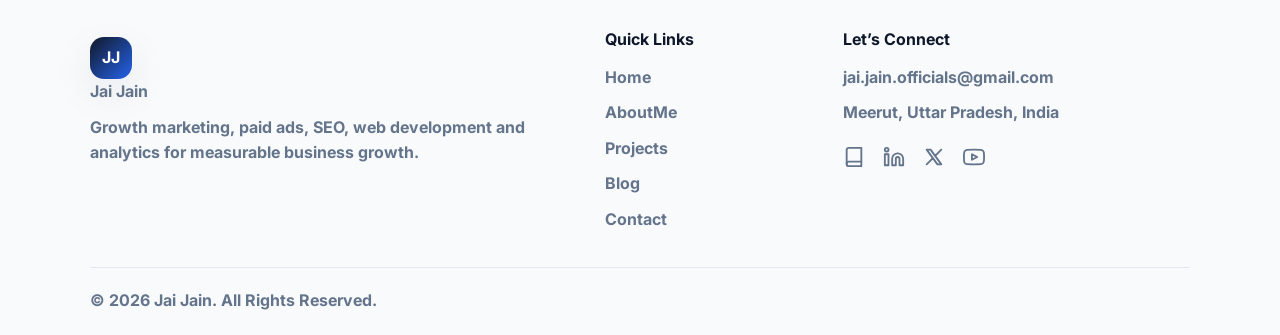
<file: contact.html>
<!DOCTYPE html>
<html lang="en">

<head>
  <meta charset="UTF-8" />
  <meta name="viewport" content="width=device-width, initial-scale=1.0" />
  <meta name="description"
    content="Hire Jai Jain for growth marketing, SEO, paid ads, web development and analytics support." />

  <!-- SEO META TAGS AS PER SOCIAL MEDIA -->
  <!-- Primary Meta Tags -->
  <meta charset="UTF-8">
  <meta name="viewport" content="width=device-width, initial-scale=1.0">
  <meta name="description"
    content="Jai Jain portfolio - Web Developer, SEO Specialist & Growth Marketer. Explore projects, skills, and digital work.">
  <meta name="keywords" content="Jai Jain, Web Developer, SEO, Portfolio, Frontend Developer, Digital Marketing">
  <meta name="author" content="Jai Jain">
  <link rel="canonical" href="https://www.jaijain.in/">

  <!-- Open Graph / Facebook / LinkedIn -->
  <meta property="og:title" content="Jai Jain Portfolio">
  <meta property="og:description" content="Web Developer & Growth Marketer">
  <meta property="og:url" content="https://www.jaijain.in/">
  <meta property="og:type" content="website">

  <!-- Twitter -->
  <meta name="twitter:card" content="summary_large_image">
  <meta name="twitter:title" content="Jai Jain Portfolio">
  <meta name="twitter:description" content="Web Developer & Growth Marketer">

  <!-- Adding the links to rank on Google-->
  <script type="application/ld+json">
{
  "@context": "https://schema.org",
  "@type": "Person",
  "@id": "https://www.jaijain.in/#jai-jain",
  "name": "Jai Jain",
  "alternateName": [
    "Jai Jain",
    "Decode With Jai"
  ],
  "url": "https://www.jaijain.in/",
  "image": "https://www.jaijain.in/assets/images/jaijain.png",
  "jobTitle": [
    "Web Developer",
    "SEO Specialist",
    "Performance Marketer",
    "Digital Marketer"
  ],
  "description": "Jai Jain is a Web Developer, SEO Specialist, Performance Marketer, and Digital Marketer from India. He works on website development, SEO, performance marketing, content strategy, and digital growth.",
  "nationality": {
    "@type": "Country",
    "name": "India"
  },
  "knowsAbout": [
    "Web Development",
    "SEO",
    "Search Engine Optimization",
    "Technical SEO",
    "On-Page SEO",
    "Digital Marketing",
    "Performance Marketing",
    "Meta Ads",
    "Google Ads",
    "Content Marketing",
    "Website Optimization",
    "Landing Page Design",
    "Data Science",
    "Artificial Intelligence"
  ],
  "sameAs": [
    "https://www.linkedin.com/in/-jaijain/",
    "https://github.com/decode-with-jai",
    "https://x.com/_JaiJain",
    "https://www.decodewithjai.in",
    "https://in.pinterest.com/decodewithjai/",
    "https://medium.com/@decodewithjai",
    "https://www.youtube.com/@decodewiithjai"
  ],
  "mainEntityOfPage": {
    "@type": "WebPage",
    "@id": "https://www.jaijain.in/"
  }
}
</script>


  <title>Contact | Jai Jain</title>

  <!-- favicon    -->
  <link rel="icon" type="image/png" href="https://www.jaijain.in/assets/images/favicon.png" sizes="48x48">
  <link rel="icon" type="image/png" href="https://www.jaijain.in/assets/images/favicon.png" sizes="96x96">
  <link rel="icon" type="image/png" href="https://www.jaijain.in/assets/images/favicon.png" sizes="192x192">
  <link rel="apple-touch-icon" href="https://www.jaijain.in/assets/images/favicon.png">

  <link rel="preconnect" href="https://fonts.googleapis.com">
  <link rel="preconnect" href="https://fonts.gstatic.com" crossorigin>
  <link href="https://fonts.googleapis.com/css2?family=Inter:wght@400;500;600;700;800;900&display=swap"
    rel="stylesheet">
  <link rel="stylesheet" href="css/style.css" />

  <!-- analytics GA4 Code  -->
  <!-- Google tag (gtag.js) -->
  <script async src="https://www.googletagmanager.com/gtag/js?id=G-VVVKS3HC2W"></script>
  <script>
    window.dataLayer = window.dataLayer || [];
    function gtag() { dataLayer.push(arguments); }
    gtag('js', new Date());

    gtag('config', 'G-VVVKS3HC2W');
  </script>


</head>

<body>

  <header class="site-header">
    <a class="brand" href="index.html">
      <span class="brand-mark">JJ</span>
      <span class="brand-name">Jai Jain</span>
    </a>

    <button class="menu-toggle" id="menuToggle" aria-label="Open menu">
      <span></span><span></span><span></span>
    </button>

    <nav class="site-nav" id="siteNav">
      <a href="index.html">Home</a>
      <a href="about.html">AboutMe</a>
      <a href="projects.html">Projects</a>
      <a href="blog.html">Blog</a>
      <a href="contact.html">Contact</a>

      <button class="theme-switch" id="themeToggle" type="button" aria-label="Toggle dark mode">
        <span class="switch-track">
          <span class="switch-thumb">☀️</span>
        </span>
      </button>

      <a class="nav-hire-btn" href="contact.html">Hire Me</a>
    </nav>
  </header>

  <main>
    <section class="page-hero section reveal">
      <span class="eyebrow">Contact</span>
      <h1>Let’s build your next growth move.</h1>
      <p>Available for performance marketing, SEO, landing pages, analytics and affiliate campaign support.</p>
      <div class="page-actions">
        <a class="btn btn-primary" href="mailto:jai.jain.officials@gmail.com">Hire Me</a>
        <a class="btn btn-secondary" href="projects.html">View Work</a>
      </div>
    </section>

    <section class="section contact-grid">
      <div class="contact-info reveal">
        <h2>Contact Details</h2>
        <div class="contact-card"><span>📧</span>
          <div>
            <h3>Email</h3><a href="mailto:jai.jain.officials@gmail.com">jai.jain.officials@gmail.com</a>
          </div>
        </div>
        <div class="contact-card"><span>📍</span>
          <div>
            <h3>Location</h3>
            <p>Meerut, Uttar Pradesh, India</p>
          </div>
        </div>
        <div class="contact-card"><span>💼</span>
          <div>
            <h3>Available For</h3>
            <p>Performance Marketing · SEO · Web Development · Analytics · Affiliate Campaigns</p>
          </div>
        </div>
      </div>

      <form class="contact-form reveal delay-1" onsubmit="return handleContactSubmit(event)">
        <label>Name<input type="text" name="name" placeholder="Your name" required></label>
        <label>Email<input type="email" name="email" placeholder="your@email.com" required></label>
        <label>Project Type
          <select name="project">
            <option>Performance Marketing</option>
            <option>SEO Optimization</option>
            <option>Website / Landing Page</option>
            <option>Analytics / Reporting</option>
            <option>Affiliate / CPA Campaign</option>
            <option>Job Opportunity</option>
          </select>
        </label>
        <label>Message<textarea name="message" rows="6" placeholder="Tell me about your project..."
            required></textarea></label>
        <button class="btn btn-primary" type="submit">Send Message</button>
        <p class="form-note">This form opens your email app with a ready message.</p>
      </form>
    </section>
  </main>

  <footer class="footer">
    <div class="footer-grid">
      <div>
        <a class="brand footer-brand" href="index.html">
          <span class="brand-mark">JJ</span>
          <span>Jai Jain</span>
        </a>
        <p>Growth marketing, paid ads, SEO, web development and analytics for measurable business growth.</p>
      </div>
      <div>
        <h4>Quick Links</h4>
        <a href="index.html">Home</a>
        <a href="about.html">AboutMe</a>
        <a href="projects.html">Projects</a>
        <a href="blog.html">Blog</a>
        <a href="contact.html">Contact</a>
      </div>
      <div>
        <h4>Let’s Connect</h4>
        <a href="mailto:jai.jain.officials@gmail.com">jai.jain.officials@gmail.com</a>
        <p>Meerut, Uttar Pradesh, India</p>

        <div class="social-links">
          <a href="https://decodewithjai.blogspot.com/" target="_blank" aria-label="Blog">
            <svg viewBox="0 0 24 24" fill="none" stroke="currentColor" stroke-width="2" stroke-linecap="round"
              stroke-linejoin="round">
              <path d="M4 19.5A2.5 2.5 0 0 1 6.5 17H20"></path>
              <path d="M6.5 2H20v20H6.5A2.5 2.5 0 0 1 4 19.5v-15A2.5 2.5 0 0 1 6.5 2z"></path>
            </svg>
          </a>

          <a href="https://www.linkedin.com/in/-jaijain/" target="_blank" aria-label="LinkedIn">
            <svg viewBox="0 0 24 24" fill="none" stroke="currentColor" stroke-width="2" stroke-linecap="round"
              stroke-linejoin="round">
              <path d="M16 8a6 6 0 0 1 6 6v7h-4v-7a2 2 0 0 0-2-2 2 2 0 0 0-2 2v7h-4v-7a6 6 0 0 1 6-6z"></path>
              <rect x="2" y="9" width="4" height="12"></rect>
              <circle cx="4" cy="4" r="2"></circle>
            </svg>
          </a>

          <a href="https://x.com/_JaiJain" target="_blank" aria-label="X">
            <svg viewBox="0 0 24 24" fill="none" stroke="currentColor" stroke-width="2" stroke-linecap="round"
              stroke-linejoin="round">
              <path d="M4 4l11.733 16h4.267l-11.733 -16zM4 20l6.768 -6.768M13.232 10.768l6.768 -6.768"></path>
            </svg>
          </a>

          <a href="https://www.youtube.com/@decodewiithjai" target="_blank" aria-label="YouTube">
            <svg viewBox="0 0 24 24" fill="none" stroke="currentColor" stroke-width="2" stroke-linecap="round"
              stroke-linejoin="round">
              <path
                d="M22.54 6.42a2.78 2.78 0 0 0-1.94-2C18.88 4 12 4 12 4s-6.88 0-8.6.42a2.78 2.78 0 0 0-1.94 2C1 8.14 1 12 1 12s0 3.86.42 5.58a2.78 2.78 0 0 0 1.94 2C5.12 20 12 20 12 20s6.88 0 8.6-.42a2.78 2.78 0 0 0 1.94-2C23 15.86 23 12 23 12s0-3.86-.42-5.58z">
              </path>
              <polygon points="9.75 15.02 15.5 12 9.75 8.98 9.75 15.02"></polygon>
            </svg>
          </a>
        </div>
      </div>
    </div>
    <div class="footer-bottom">© 2026 Jai Jain. All Rights Reserved.</div>
  </footer>
  <script src="js/script.js"></script>
</body>

</html>
</file>
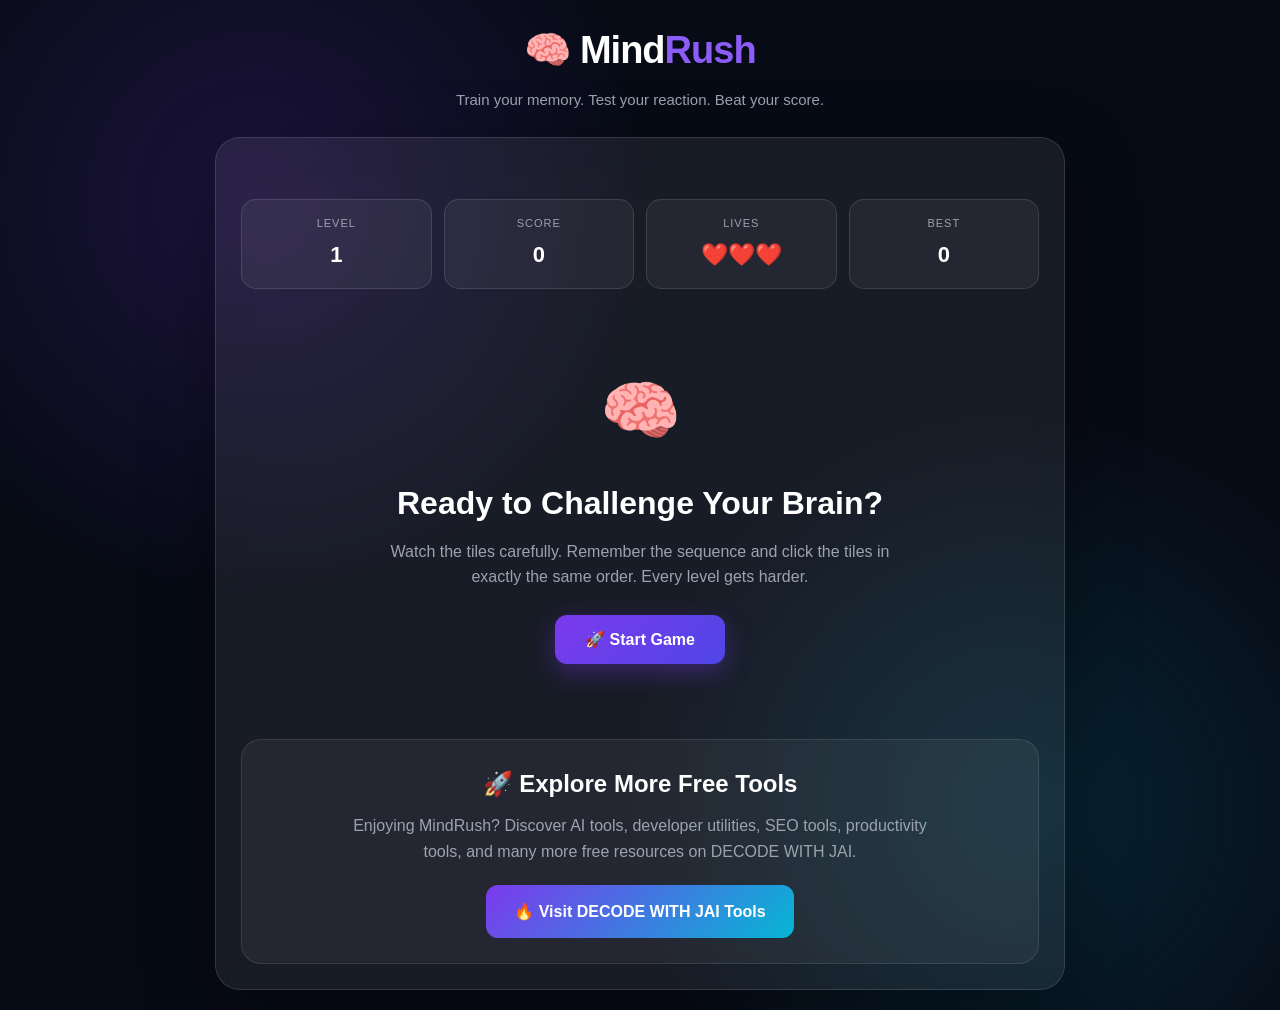
<file: mind-rush-memory-building-game.html>
<!DOCTYPE html>
<html lang="en">

<head>

    <meta charset="UTF-8" />
    <meta name="viewport" content="width=device-width, initial-scale=1.0" />
    <meta name="description"
        content="Train your memory. Test your reaction. Beat your score." />


    <meta charset="UTF-8">
    <meta name="viewport" content="width=device-width, initial-scale=1.0">

    <meta name="description"
        content="Jai Jain portfolio - Web Developer, SEO Specialist & Growth Marketer. Explore projects, skills, and digital work.">
    <meta name="keywords" content="Jai Jain, Web Developer, SEO, Portfolio, Frontend Developer, Digital Marketing">
    <meta name="author" content="Jai Jain">

    <link rel="canonical" href="https://www.jaijain.in/">

    <!-- Open Graph -->
    <meta property="og:title" content="Jai Jain Portfolio">
    <meta property="og:description" content="Web Developer & Growth Marketer">
    <meta property="og:url" content="https://www.jaijain.in/">
    <meta property="og:type" content="website">

    <!-- Twitter -->
    <meta name="twitter:card" content="summary_large_image">
    <meta name="twitter:title" content="Jai Jain Portfolio">
    <meta name="twitter:description" content="Web Developer & Growth Marketer">

    <!-- Adding the links to rank on Google-->
    <script type="application/ld+json">
{
  "@context": "https://schema.org",
  "@type": "Person",
  "@id": "https://www.jaijain.in/#jai-jain",
  "name": "Jai Jain",
  "alternateName": [
    "Jai Jain",
    "Decode With Jai"
  ],
  "url": "https://www.jaijain.in/",
  "image": "https://www.jaijain.in/assets/images/jaijain.png",
  "jobTitle": [
    "Web Developer",
    "SEO Specialist",
    "Performance Marketer",
    "Digital Marketer"
  ],
  "description": "Jai Jain is a Web Developer, SEO Specialist, Performance Marketer, and Digital Marketer from India. He works on website development, SEO, performance marketing, content strategy, and digital growth.",
  "nationality": {
    "@type": "Country",
    "name": "India"
  },
  "knowsAbout": [
    "Web Development",
    "SEO",
    "Search Engine Optimization",
    "Technical SEO",
    "On-Page SEO",
    "Digital Marketing",
    "Performance Marketing",
    "Meta Ads",
    "Google Ads",
    "Content Marketing",
    "Website Optimization",
    "Landing Page Design",
    "Data Science",
    "Artificial Intelligence"
  ],
  "sameAs": [
    "https://www.linkedin.com/in/-jaijain/",
    "https://github.com/decode-with-jai",
    "https://x.com/Jai_Jain_",
    "https://www.decodewithjai.in",
    "https://in.pinterest.com/decodewithjai/",
    "https://medium.com/@decodewithjai",
    "https://www.youtube.com/@decodewiithjai"
  ],
  "mainEntityOfPage": {
    "@type": "WebPage",
    "@id": "https://www.jaijain.in/"
  }
}
</script>

    <link rel="preconnect" href="https://fonts.googleapis.com">
    <link rel="preconnect" href="https://fonts.gstatic.com" crossorigin>

    <!-- favicon    -->
    <link rel="icon" type="image/png" href="https://www.jaijain.in/assets/images/favicon.png" sizes="48x48">
    <link rel="icon" type="image/png" href="https://www.jaijain.in/assets/images/favicon.png" sizes="96x96">
    <link rel="icon" type="image/png" href="https://www.jaijain.in/assets/images/favicon.png" sizes="192x192">
    <link rel="apple-touch-icon" href="https://www.jaijain.in/assets/images/favicon.png">
    <!-- <link rel="icon" type="image/svg+xml" 
    href="data:image/svg+xml,%3Csvg xmlns='http://www.w3.org/2000/svg' viewBox='0 0 100 100'%3E%3Cdefs%3E%3ClinearGradient id='g' x1='0' y1='0' x2='1' y2='1'%3E%3Cstop offset='0%25' stop-color='%231e3c72'/%3E%3Cstop offset='100%25' stop-color='%232a5298'/%3E%3C/linearGradient%3E%3C/defs%3E%3Crect width='100' height='100' rx='20' fill='url(%23g)'/%3E%3Ctext x='50%25' y='55%25' font-size='45' text-anchor='middle' fill='white' font-family='Arial,sans-serif' font-weight='bold' dy='.3em'%3EJJ%3C/text%3E%3C/svg%3E"> -->
    <link href="https://fonts.googleapis.com/css2?family=Inter:wght@400;500;600;700;800;900&display=swap"
        rel="stylesheet">
    <link rel="stylesheet" href="css/style.css" />

    <!-- Google tag (gtag.js) -->
    <script async src="https://www.googletagmanager.com/gtag/js?id=G-VVVKS3HC2W"></script>
    <script>
        window.dataLayer = window.dataLayer || [];
        function gtag() { dataLayer.push(arguments); }
        gtag('js', new Date());

        gtag('config', 'G-VVVKS3HC2W');
    </script>

    <title>Mind Rush - Brain Training Game</title>

    <meta name="description"
        content="Mind Rush is a fun brain training game that tests your memory, reaction speed and concentration.">

    <style>
        * {
            margin: 0;
            padding: 0;
            box-sizing: border-box;
        }

        :root {
            --bg: #070b16;
            --card: rgba(255, 255, 255, 0.07);
            --border: rgba(255, 255, 255, 0.12);
            --text: #ffffff;
            --muted: #9ca3af;
            --primary: #7c3aed;
            --secondary: #06b6d4;
            --success: #22c55e;
            --danger: #ef4444;
        }

        body {
            min-height: 100vh;
            font-family: Arial, Helvetica, sans-serif;
            background:
                radial-gradient(circle at 20% 20%, rgba(124, 58, 237, .18), transparent 30%),
                radial-gradient(circle at 80% 80%, rgba(6, 182, 212, .15), transparent 30%),
                var(--bg);
            color: var(--text);
            display: flex;
            justify-content: center;
            align-items: center;
            padding: 20px;
        }

        .container {
            width: 100%;
            max-width: 850px;
        }

        /* HEADER */

        .header {
            text-align: center;
            margin-bottom: 25px;
        }

        .logo {
            font-size: 38px;
            font-weight: 800;
            letter-spacing: -1px;
        }

        .logo span {
            color: #8b5cf6;
        }

        .subtitle {
            color: var(--muted);
            margin-top: 7px;
            font-size: 15px;
        }

        /* GAME CARD */

        .game-card {
            background: var(--card);
            border: 1px solid var(--border);
            backdrop-filter: blur(20px);
            -webkit-backdrop-filter: blur(20px);
            border-radius: 25px;
            padding: 25px;
            box-shadow: 0 20px 70px rgba(0, 0, 0, .35);
        }

        /* STATS */

        .stats {
            display: grid;
            grid-template-columns: repeat(4, 1fr);
            gap: 12px;
            margin-bottom: 25px;
        }

        .stat {
            background: rgba(255, 255, 255, .05);
            border: 1px solid var(--border);
            padding: 15px;
            border-radius: 15px;
            text-align: center;
        }

        .stat-title {
            font-size: 11px;
            color: var(--muted);
            text-transform: uppercase;
            letter-spacing: 1px;
        }

        .stat-value {
            font-size: 22px;
            font-weight: bold;
            margin-top: 5px;
        }

        /* START SCREEN */

        .start-screen {
            text-align: center;
            padding: 45px 20px;
        }

        .start-icon {
            font-size: 65px;
            margin-bottom: 15px;
        }

        .start-screen h1 {
            font-size: 32px;
            margin-bottom: 10px;
        }

        .start-screen p {
            color: var(--muted);
            max-width: 500px;
            margin: auto;
            line-height: 1.6;
        }

        .start-button,
        .restart-button {
            margin-top: 25px;
            border: 0;
            padding: 15px 30px;
            border-radius: 12px;
            background: linear-gradient(135deg, var(--primary), #4f46e5);
            color: white;
            font-weight: bold;
            font-size: 16px;
            cursor: pointer;
            transition: .25s;
            box-shadow: 0 8px 25px rgba(124, 58, 237, .35);
        }

        .start-button:hover,
        .restart-button:hover {
            transform: translateY(-3px);
            box-shadow: 0 12px 30px rgba(124, 58, 237, .5);
        }

        /* GAME AREA */

        .game-area {
            display: none;
        }

        .instruction {
            text-align: center;
            margin-bottom: 20px;
        }

        .instruction h2 {
            font-size: 24px;
        }

        .instruction p {
            color: var(--muted);
            margin-top: 6px;
        }

        /* GRID */

        .grid {
            display: grid;
            grid-template-columns: repeat(4, 1fr);
            gap: 12px;
            max-width: 500px;
            margin: 25px auto;
        }

        .tile {
            aspect-ratio: 1;
            border-radius: 16px;
            background: rgba(255, 255, 255, .06);
            border: 1px solid rgba(255, 255, 255, .1);
            cursor: pointer;
            transition: .18s;
            position: relative;
            overflow: hidden;
        }

        .tile::after {
            content: "";
            position: absolute;
            inset: 0;
            background: linear-gradient(135deg, rgba(255, 255, 255, .12), transparent);
            opacity: 0;
            transition: .2s;
        }

        .tile:hover::after {
            opacity: 1;
        }

        .tile.active {
            background: linear-gradient(135deg, #8b5cf6, #06b6d4);
            box-shadow: 0 0 25px rgba(139, 92, 246, .7);
            transform: scale(.95);
        }

        .tile.correct {
            background: var(--success);
            box-shadow: 0 0 20px rgba(34, 197, 94, .6);
        }

        .tile.wrong {
            background: var(--danger);
            box-shadow: 0 0 20px rgba(239, 68, 68, .6);
        }

        /* PROGRESS */

        .progress-container {
            max-width: 500px;
            margin: auto;
        }

        .progress-label {
            display: flex;
            justify-content: space-between;
            font-size: 12px;
            color: var(--muted);
            margin-bottom: 7px;
        }

        .progress {
            height: 7px;
            background: rgba(255, 255, 255, .08);
            border-radius: 20px;
            overflow: hidden;
        }

        .progress-bar {
            width: 100%;
            height: 100%;
            background: linear-gradient(90deg, var(--primary), var(--secondary));
            transition: .2s;
        }

        /* MESSAGE */

        .message {
            text-align: center;
            min-height: 25px;
            margin-top: 18px;
            font-weight: bold;
        }

        .message.success {
            color: var(--success);
        }

        .message.error {
            color: var(--danger);
        }

        /* GAME OVER */

        .game-over {
            display: none;
            text-align: center;
            padding: 45px 20px;
        }

        .game-over-icon {
            font-size: 65px;
        }

        .game-over h2 {
            font-size: 32px;
            margin: 12px 0;
        }

        .final-score {
            font-size: 50px;
            font-weight: 800;

            background: linear-gradient(90deg, #8b5cf6, #06b6d4);

            background-clip: text;
            -webkit-background-clip: text;

            color: transparent;
            -webkit-text-fill-color: transparent;
        }

        .score-text {
            color: var(--muted);
        }

        /* FOOTER */

        .footer {
            text-align: center;
            margin-top: 18px;
            color: #6b7280;
            font-size: 12px;
        }

        /* MOBILE */

        @media(max-width:600px) {

            body {
                padding: 12px;
            }

            .game-card {
                padding: 17px;
                border-radius: 20px;
            }

            .logo {
                font-size: 30px;
            }

            .stats {
                gap: 7px;
            }

            .stat {
                padding: 10px 5px;
            }

            .stat-value {
                font-size: 18px;
            }

            .grid {
                gap: 8px;
            }

            .tile {
                border-radius: 12px;
            }

            .start-screen h1 {
                font-size: 26px;
            }

        }

        /* TOOLS SECTION */

        .tools-section {
            margin-top: 30px;
        }

        .tools-card {
            padding: 25px;
            border-radius: 20px;
            text-align: center;
            background: rgba(255, 255, 255, .05);
            border: 1px solid rgba(255, 255, 255, .1);
        }

        .tools-card h2 {
            margin-bottom: 10px;
        }

        .tools-card p {
            color: #9ca3af;
            line-height: 1.6;
            max-width: 600px;
            margin: auto;
        }

        .tools-button {
            display: inline-block;
            margin-top: 20px;
            padding: 14px 28px;
            border-radius: 12px;
            text-decoration: none;
            color: white;
            font-weight: 700;
            transition: .3s;
            background: linear-gradient(135deg, #7c3aed, #06b6d4);
        }

        .tools-button:hover {
            transform: translateY(-3px);
        }

        @media(max-width:600px) {

            .tools-card {
                padding: 20px 15px;
            }

            .tools-button {
                width: 100%;
            }

        }
    </style>
</head>

<body>

    <div class="container">

        <header class="header">
            <div class="logo">🧠 Mind<span>Rush</span></div>
            <div class="subtitle">
                Train your memory. Test your reaction. Beat your score.
            </div>
        </header>
        <!-- TOOLS SECTION -->



        <main class="game-card">

            <!-- STATS -->

            <div class="stats">

                <div class="stat">
                    <div class="stat-title">Level</div>
                    <div class="stat-value" id="level">1</div>
                </div>

                <div class="stat">
                    <div class="stat-title">Score</div>
                    <div class="stat-value" id="score">0</div>
                </div>

                <div class="stat">
                    <div class="stat-title">Lives</div>
                    <div class="stat-value" id="lives">❤️❤️❤️</div>
                </div>

                <div class="stat">
                    <div class="stat-title">Best</div>
                    <div class="stat-value" id="best">0</div>
                </div>

            </div>


            <!-- START SCREEN -->

            <section class="start-screen" id="startScreen">

                <div class="start-icon">🧠</div>

                <h1>Ready to Challenge Your Brain?</h1>

                <p>
                    Watch the tiles carefully. Remember the sequence and
                    click the tiles in exactly the same order.
                    Every level gets harder.
                </p>

                <button class="start-button" onclick="startGame()">
                    🚀 Start Game
                </button>

            </section>


            <!-- GAME AREA -->

            <section class="game-area" id="gameArea">

                <div class="instruction">

                    <h2 id="instructionTitle">
                        Watch the sequence
                    </h2>

                    <p id="instructionText">
                        Remember the highlighted tiles.
                    </p>

                </div>


                <div class="grid" id="grid"></div>


                <div class="progress-container">

                    <div class="progress-label">

                        <span>Time</span>

                        <span id="timerText">
                            10s
                        </span>

                    </div>

                    <div class="progress">

                        <div class="progress-bar" id="progressBar">
                        </div>

                    </div>

                </div>


                <div class="message" id="message">
                </div>

            </section>


            <!-- GAME OVER -->

            <section class="game-over" id="gameOver">

                <div class="game-over-icon">
                    💥
                </div>

                <h2>Game Over</h2>

                <div class="final-score" id="finalScore">
                    0
                </div>

                <div class="score-text">
                    Final Score
                </div>

                <button class="restart-button" onclick="restartGame()">

                    🔄 Play Again

                </button>

            </section>

            <section class="tools-section">

                <div class="tools-card">

                    <h2>🚀 Explore More Free Tools</h2>

                    <p>
                        Enjoying MindRush? Discover AI tools, developer
                        utilities, SEO tools, productivity tools, and
                        many more free resources on DECODE WITH JAI.
                    </p>

                    <a href="https://www.decodewithjai.in/2026/08/build-a-mind-game-using-html-css-javascript.html" target="_blank" class="tools-button">

                        🔥 Visit DECODE WITH JAI Tools

                    </a>

                </div>

            </section>

        </main>

    </div>


    <script>

        /* =========================
           GAME VARIABLES
        ========================= */

        const grid = document.getElementById("grid");

        const levelDisplay = document.getElementById("level");
        const scoreDisplay = document.getElementById("score");
        const livesDisplay = document.getElementById("lives");
        const bestDisplay = document.getElementById("best");

        const startScreen = document.getElementById("startScreen");
        const gameArea = document.getElementById("gameArea");
        const gameOverScreen = document.getElementById("gameOver");

        const instructionTitle =
            document.getElementById("instructionTitle");

        const instructionText =
            document.getElementById("instructionText");

        const message =
            document.getElementById("message");

        const finalScore =
            document.getElementById("finalScore");

        const timerText =
            document.getElementById("timerText");

        const progressBar =
            document.getElementById("progressBar");


        let level = 1;
        let score = 0;
        let lives = 3;

        let sequence = [];
        let playerSequence = [];

        let acceptingInput = false;

        let timer;
        let timeLeft = 10;

        let bestScore =
            Number(localStorage.getItem("mindRushBest")) || 0;

        bestDisplay.textContent = bestScore;


        /* =========================
           SOUND SYSTEM
        ========================= */

        let audioContext;

        function playSound(type) {

            try {

                if (!audioContext) {
                    audioContext =
                        new (window.AudioContext ||
                            window.webkitAudioContext)();
                }

                const oscillator =
                    audioContext.createOscillator();

                const gain =
                    audioContext.createGain();

                oscillator.connect(gain);
                gain.connect(audioContext.destination);

                if (type === "success") {
                    oscillator.frequency.value = 700;
                }

                if (type === "wrong") {
                    oscillator.frequency.value = 180;
                }

                if (type === "click") {
                    oscillator.frequency.value = 450;
                }

                gain.gain.setValueAtTime(
                    .12,
                    audioContext.currentTime
                );

                gain.gain.exponentialRampToValueAtTime(
                    .001,
                    audioContext.currentTime + .15
                );

                oscillator.start();

                oscillator.stop(
                    audioContext.currentTime + .15
                );

            } catch (e) { }

        }


        /* =========================
           START GAME
        ========================= */

        function startGame() {

            startScreen.style.display = "none";
            gameOverScreen.style.display = "none";
            gameArea.style.display = "block";

            level = 1;
            score = 0;
            lives = 3;

            updateStats();

            createGrid();

            startLevel();
        }


        /* =========================
           CREATE GRID
        ========================= */

        function createGrid() {

            grid.innerHTML = "";

            for (let i = 0; i < 16; i++) {

                const tile =
                    document.createElement("div");

                tile.className = "tile";

                tile.dataset.index = i;

                tile.addEventListener(
                    "click",
                    handleTileClick
                );

                grid.appendChild(tile);
            }
        }


        /* =========================
           START LEVEL
        ========================= */

        function startLevel() {

            acceptingInput = false;

            playerSequence = [];

            sequence = [];

            message.textContent = "";

            instructionTitle.textContent =
                "Watch the sequence 👀";

            instructionText.textContent =
                "Memorize the highlighted tiles.";

            updateStats();

            clearTiles();

            /*
               Higher level =
               longer sequence
            */

            const sequenceLength =
                Math.min(3 + level, 14);

            for (let i = 0; i < sequenceLength; i++) {

                let randomIndex;

                do {

                    randomIndex =
                        Math.floor(Math.random() * 16);

                } while (sequence.includes(randomIndex));

                sequence.push(randomIndex);
            }

            showSequence();
        }


        /* =========================
           SHOW SEQUENCE
        ========================= */

        async function showSequence() {

            await sleep(500);

            for (const index of sequence) {

                const tile =
                    grid.children[index];

                tile.classList.add("active");

                playSound("click");

                await sleep(
                    Math.max(250, 600 - level * 20)
                );

                tile.classList.remove("active");

                await sleep(120);
            }

            instructionTitle.textContent =
                "Your Turn 🎯";

            instructionText.textContent =
                "Repeat the sequence.";

            acceptingInput = true;

            startTimer();
        }


        /* =========================
           TILE CLICK
        ========================= */

        function handleTileClick(e) {

            if (!acceptingInput) return;

            const index =
                Number(e.currentTarget.dataset.index);

            playSound("click");

            playerSequence.push(index);

            const position =
                playerSequence.length - 1;

            /*
               WRONG TILE
            */

            if (index !== sequence[position]) {

                e.currentTarget.classList.add("wrong");

                setTimeout(() => {
                    e.currentTarget.classList.remove("wrong");
                }, 300);

                playSound("wrong");

                lives--;

                message.textContent =
                    "❌ Wrong tile!";

                message.className =
                    "message error";

                updateStats();

                acceptingInput = false;

                if (lives <= 0) {

                    setTimeout(gameOver, 700);

                } else {

                    setTimeout(() => {

                        message.textContent = "";

                        startLevel();

                    }, 800);

                }

                return;
            }


            /*
               CORRECT TILE
            */

            e.currentTarget.classList.add("correct");

            setTimeout(() => {

                e.currentTarget.classList.remove("correct");

            }, 250);


            /*
               COMPLETED LEVEL
            */

            if (playerSequence.length === sequence.length) {

                acceptingInput = false;

                clearInterval(timer);

                const levelPoints =
                    level * 100;

                score += levelPoints;

                message.textContent =
                    `🔥 Perfect! +${levelPoints} points`;

                message.className =
                    "message success";

                playSound("success");

                updateStats();

                setTimeout(() => {

                    level++;

                    startLevel();

                }, 1000);

            }

        }


        /* =========================
           TIMER
        ========================= */

        function startTimer() {

            clearInterval(timer);

            timeLeft =
                Math.max(4, 10 - Math.floor(level / 3));

            updateTimer();

            timer = setInterval(() => {

                timeLeft--;

                updateTimer();

                if (timeLeft <= 0) {

                    clearInterval(timer);

                    acceptingInput = false;

                    lives--;

                    message.textContent =
                        "⏰ Time's up!";

                    message.className =
                        "message error";

                    playSound("wrong");

                    updateStats();

                    if (lives <= 0) {

                        setTimeout(gameOver, 700);

                    } else {

                        setTimeout(() => {

                            message.textContent = "";

                            startLevel();

                        }, 800);

                    }

                }

            }, 1000);

        }


        /* =========================
           UPDATE TIMER
        ========================= */

        function updateTimer() {

            timerText.textContent =
                timeLeft + "s";

            const percentage =
                (timeLeft / 10) * 100;

            progressBar.style.width =
                percentage + "%";
        }


        /* =========================
           UPDATE STATS
        ========================= */

        function updateStats() {

            levelDisplay.textContent =
                level;

            scoreDisplay.textContent =
                score;

            livesDisplay.textContent =
                "❤️".repeat(lives);

            bestDisplay.textContent =
                Math.max(bestScore, score);
        }


        /* =========================
           GAME OVER
        ========================= */

        function gameOver() {

            clearInterval(timer);

            acceptingInput = false;

            gameArea.style.display = "none";

            gameOverScreen.style.display = "block";

            finalScore.textContent =
                score;

            if (score > bestScore) {

                bestScore = score;

                localStorage.setItem(
                    "mindRushBest",
                    bestScore
                );

                bestDisplay.textContent =
                    bestScore;
            }

        }


        /* =========================
           RESTART
        ========================= */

        function restartGame() {

            gameOverScreen.style.display = "none";

            startScreen.style.display = "block";

            score = 0;
            level = 1;
            lives = 3;

            updateStats();

        }


        /* =========================
           CLEAR TILES
        ========================= */

        function clearTiles() {

            document
                .querySelectorAll(".tile")
                .forEach(tile => {

                    tile.classList.remove(
                        "active",
                        "correct",
                        "wrong"
                    );

                });

        }


        /* =========================
           SLEEP FUNCTION
        ========================= */

        function sleep(ms) {

            return new Promise(
                resolve => setTimeout(resolve, ms)
            );

        }

    </script>

</body>

</html>
</file>
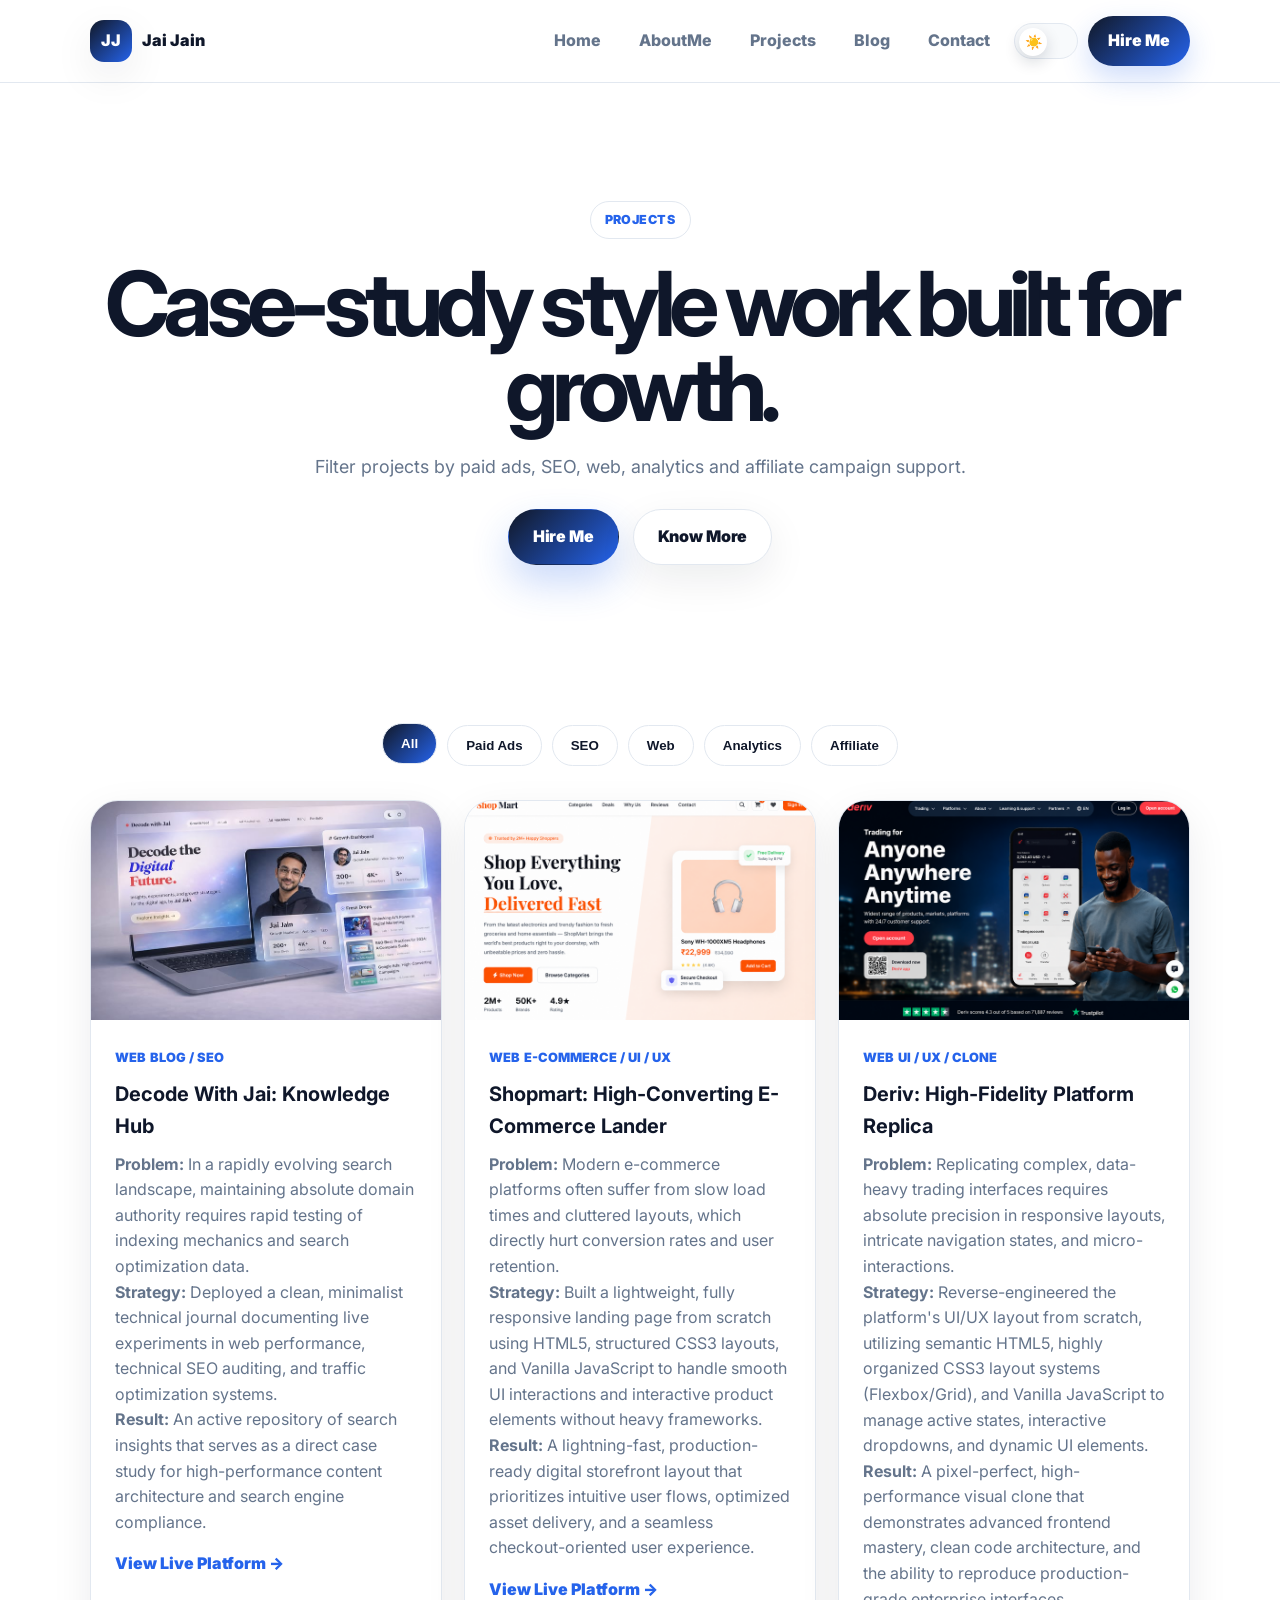
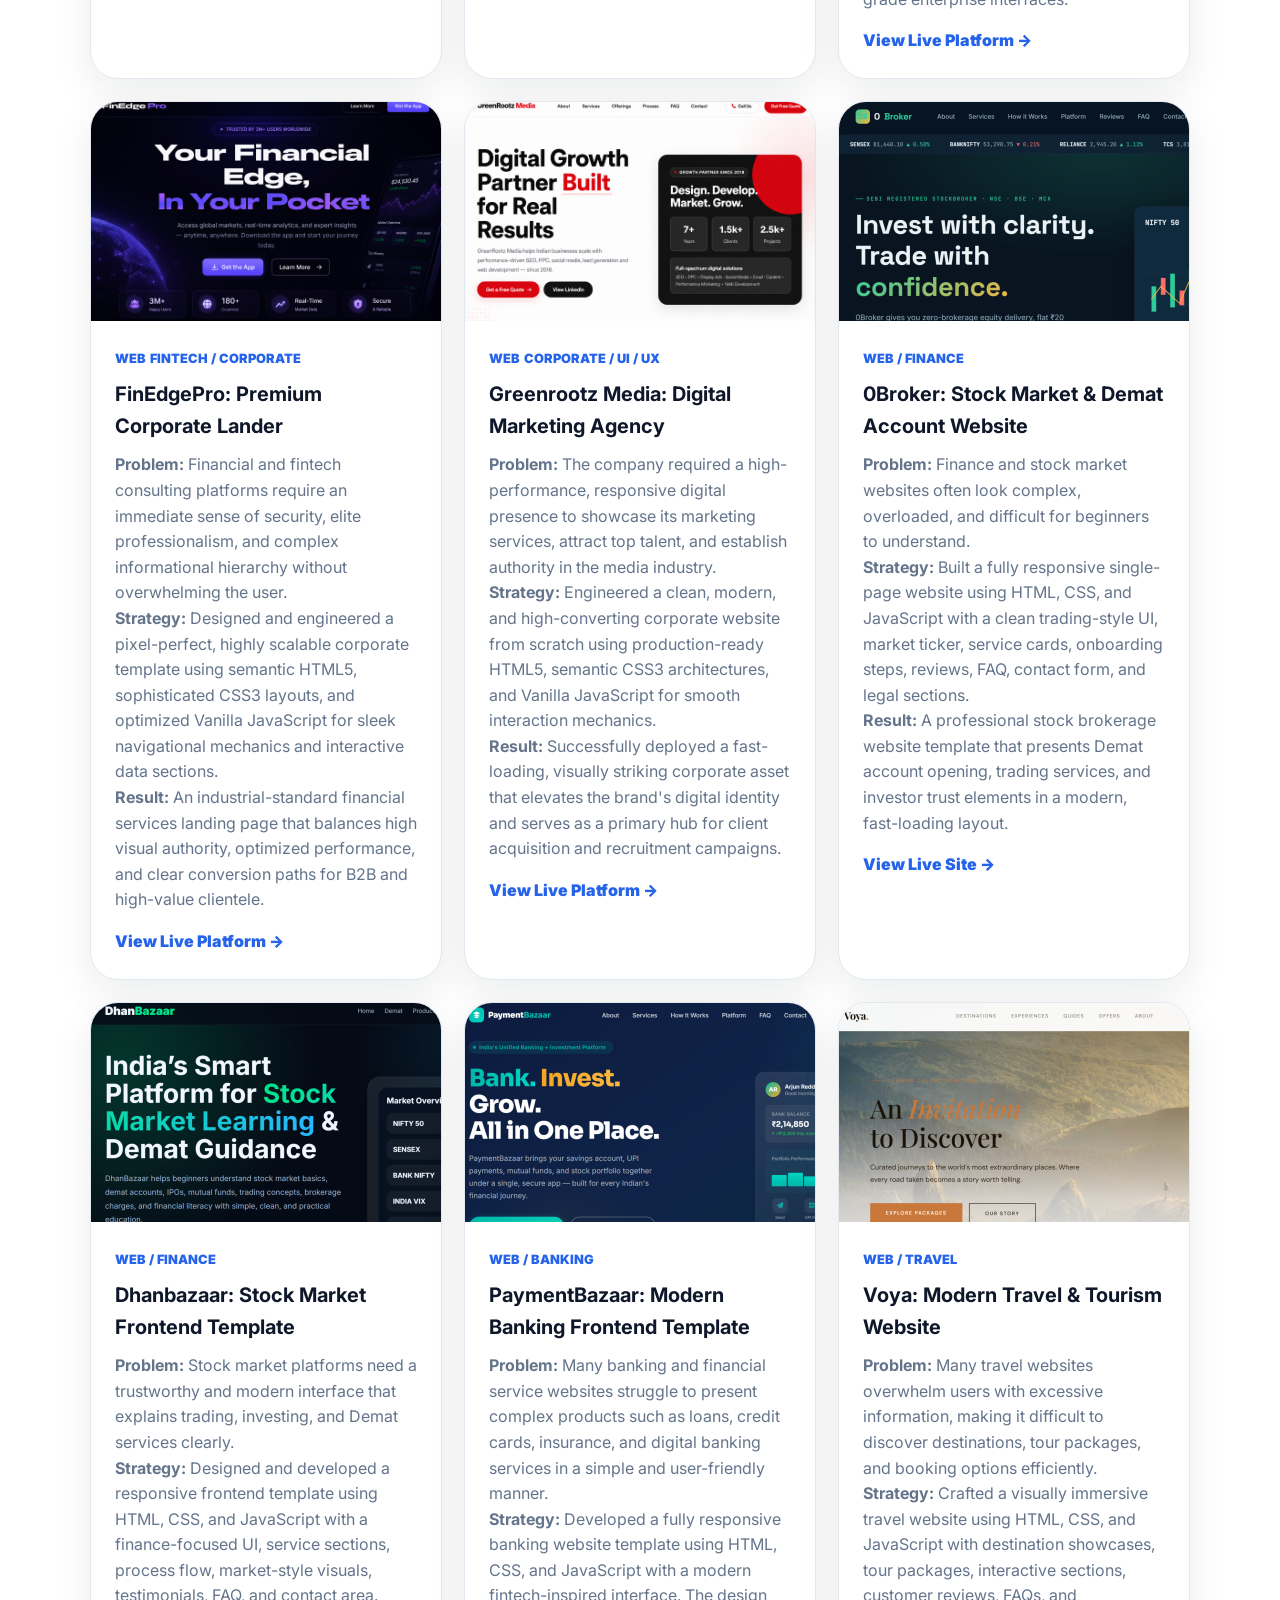
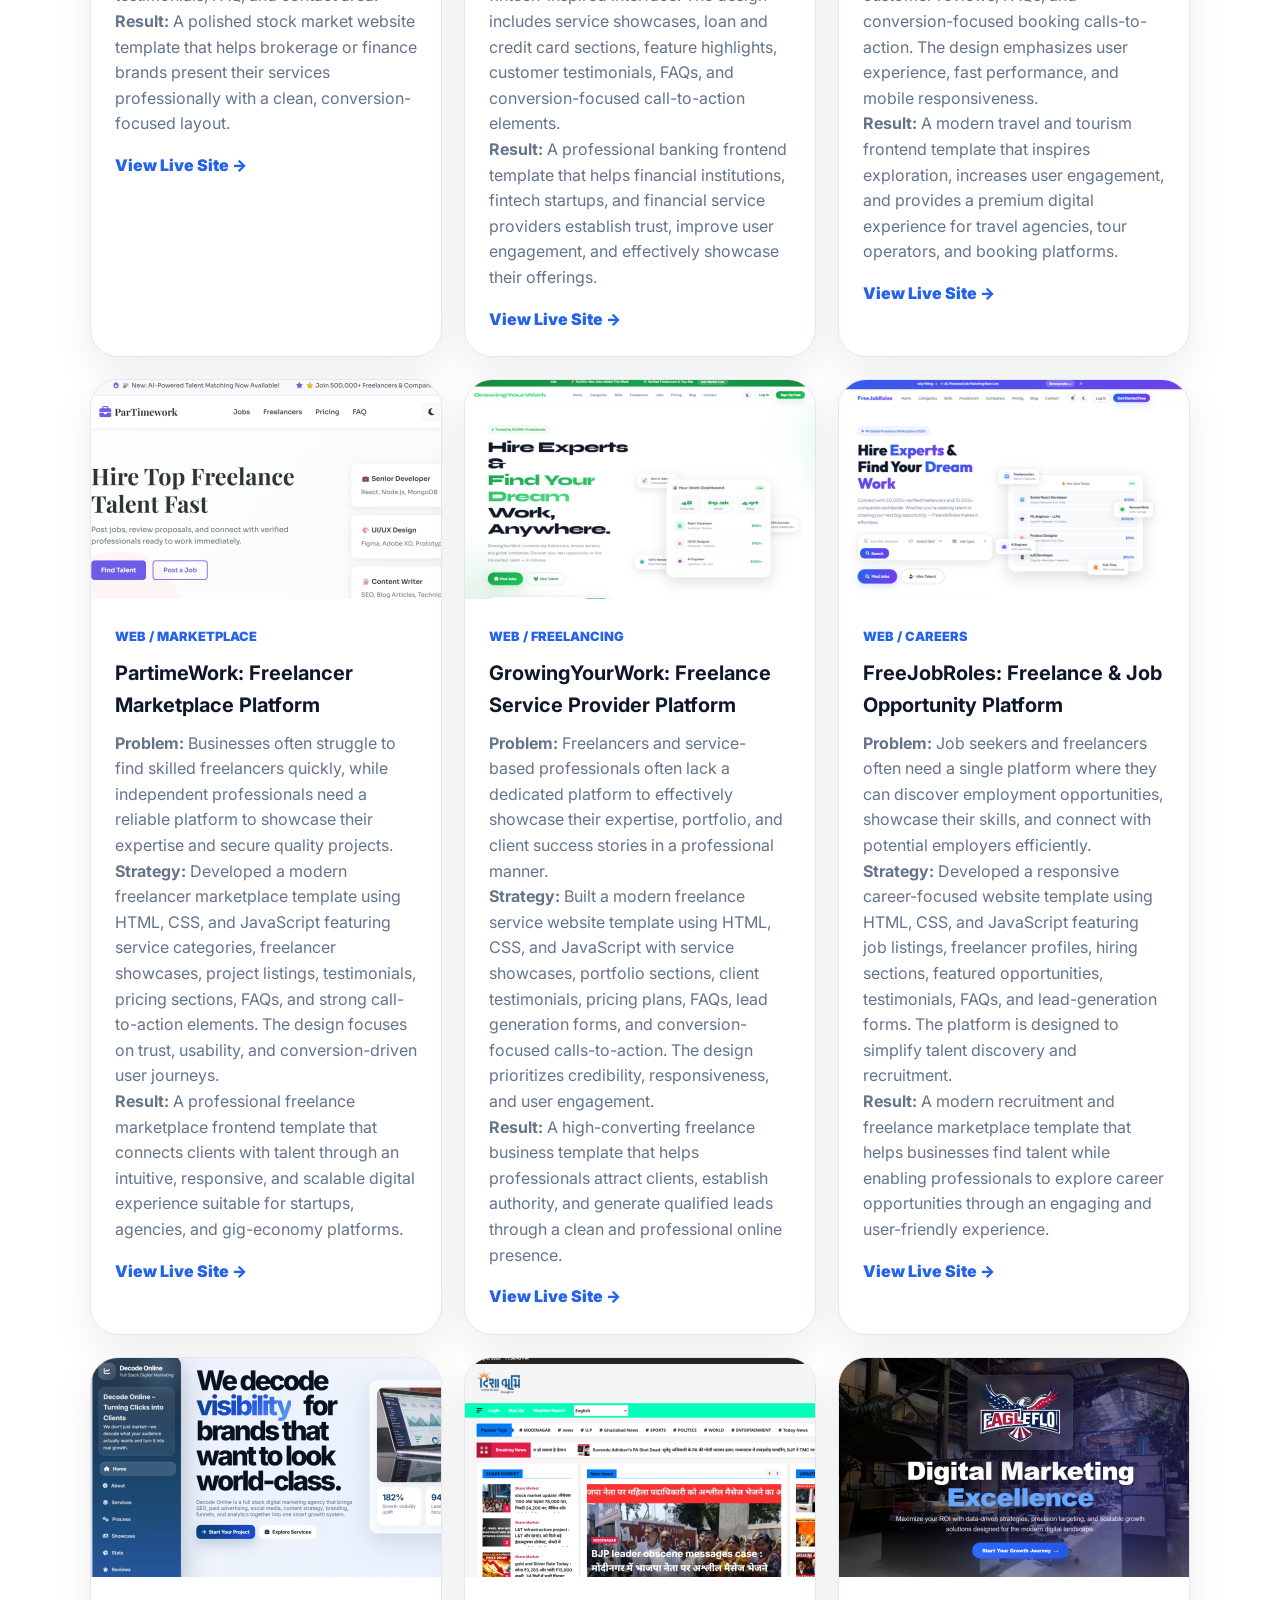
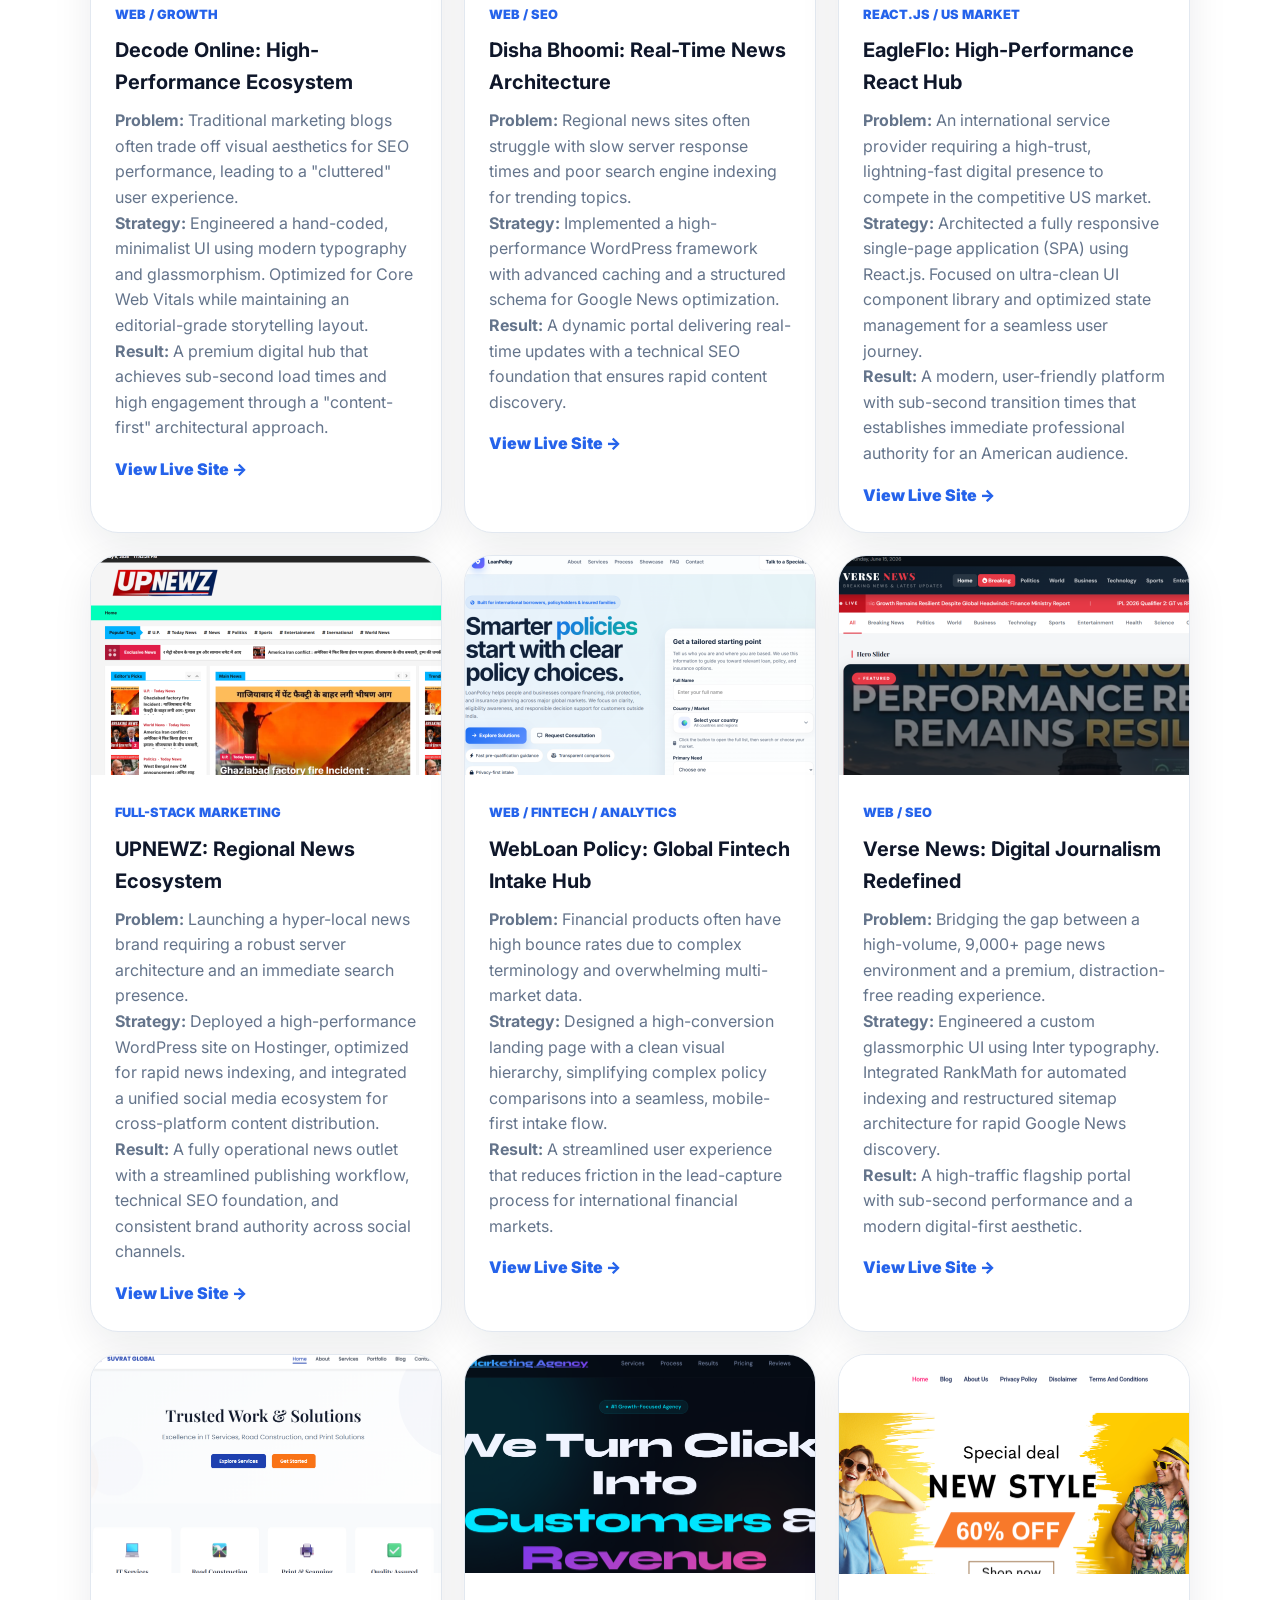
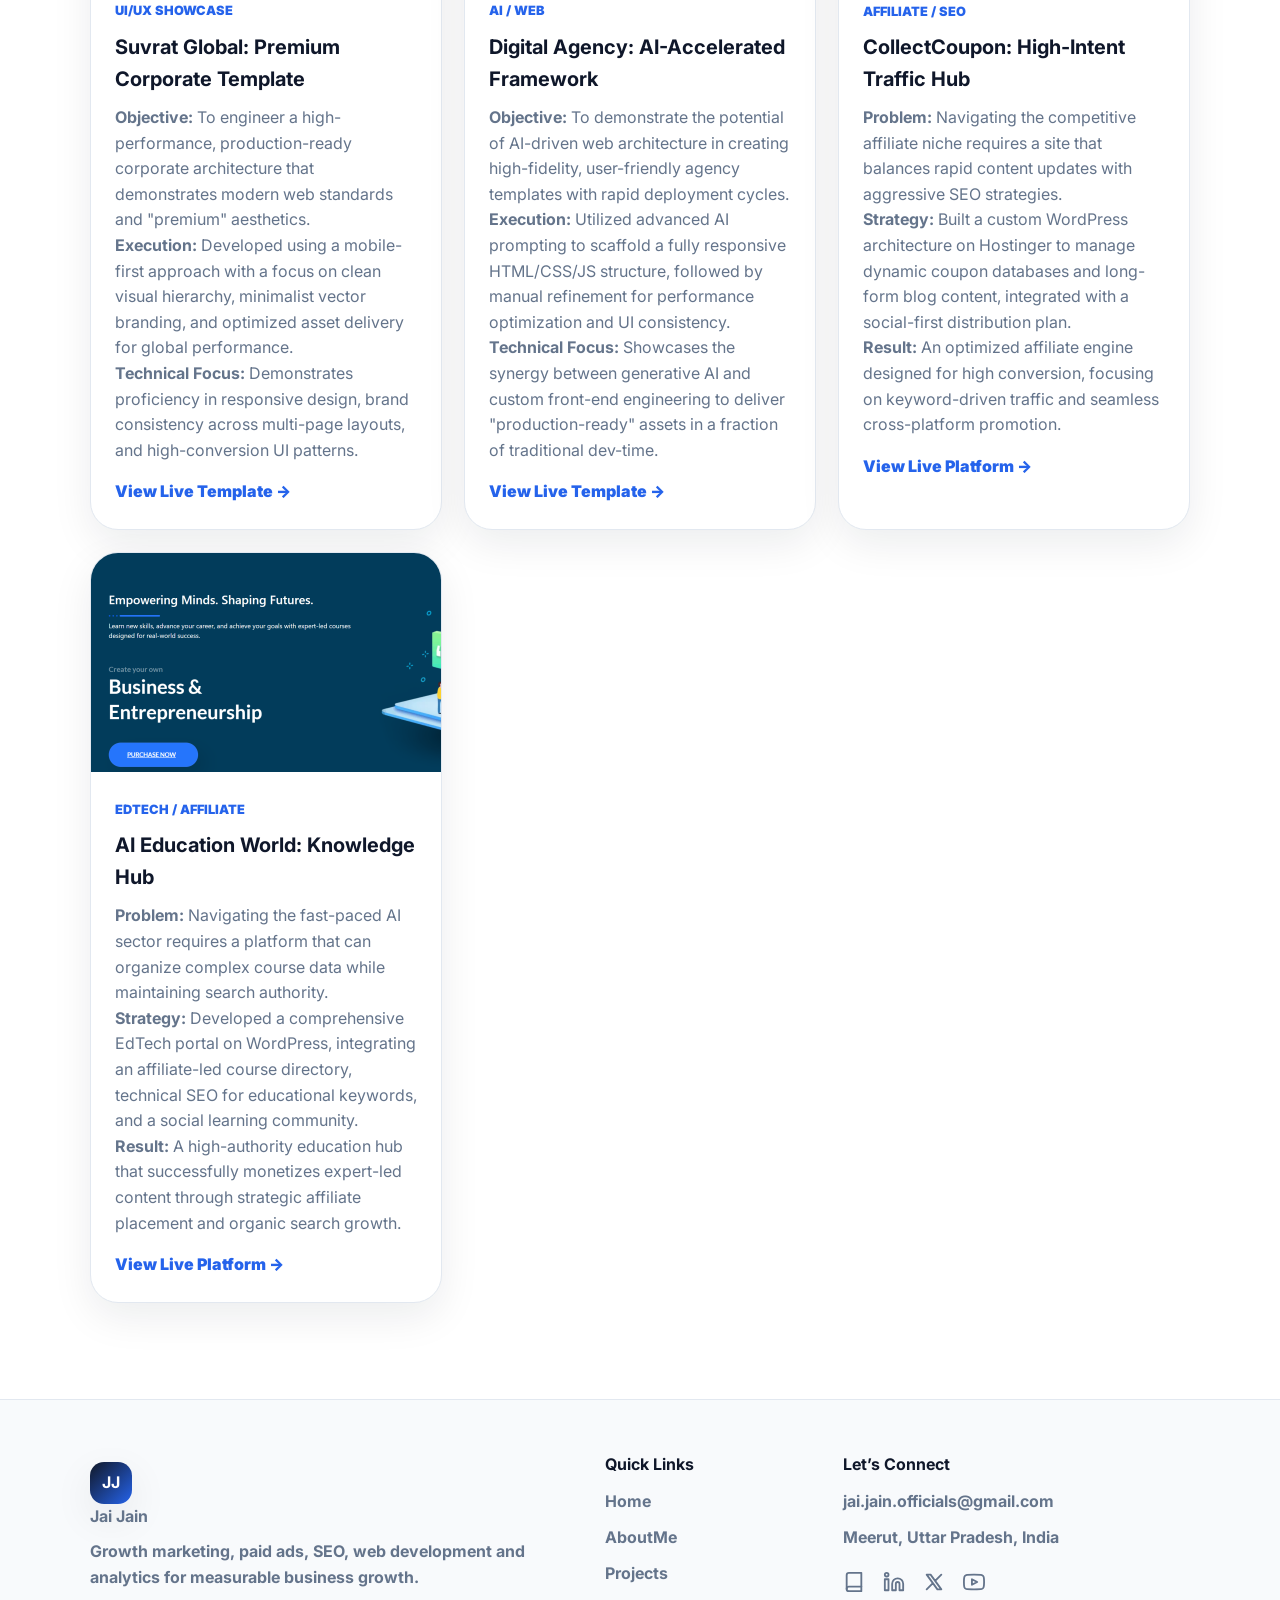
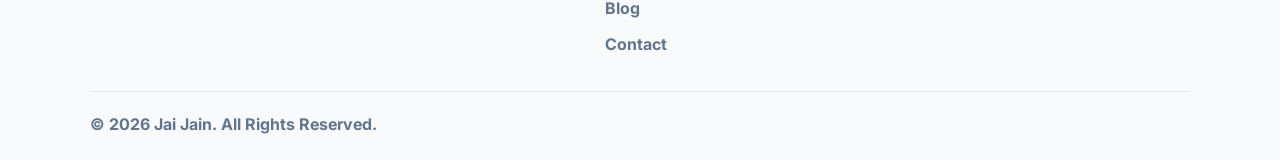
<file: projects.html>
<!DOCTYPE html>
<html lang="en">

<head>
  <meta charset="UTF-8" />
  <meta name="viewport" content="width=device-width, initial-scale=1.0" />
  <meta name="description"
    content="Jai Jain portfolio projects in paid ads, SEO, web development, analytics and affiliate marketing." />


  <!-- SEO & SOCIAL MEDIA TAGS  -->
  <!-- Primary Meta Tags -->
  <meta charset="UTF-8">
  <meta name="viewport" content="width=device-width, initial-scale=1.0">
  <meta name="description"
    content="Jai Jain portfolio - Web Developer, SEO Specialist & Growth Marketer. Explore projects, skills, and digital work.">
  <meta name="keywords" content="Jai Jain, Web Developer, SEO, Portfolio, Frontend Developer, Digital Marketing">
  <meta name="author" content="Jai Jain">
  <link rel="canonical" href="https://www.jaijain.in/">

  <!-- Open Graph / Facebook / LinkedIn -->
  <meta property="og:title" content="Jai Jain Portfolio">
  <meta property="og:description" content="Web Developer & Growth Marketer">
  <meta property="og:url" content="https://www.jaijain.in/">
  <meta property="og:type" content="website">

  <!-- Twitter -->
  <meta name="twitter:card" content="summary_large_image">
  <meta name="twitter:title" content="Jai Jain Portfolio">
  <meta name="twitter:description" content="Web Developer & Growth Marketer">



  <title>Projects | Jai Jain</title>


  <!-- favicon    -->
  <link rel="icon" type="image/png" href="https://www.jaijain.in/assets/images/favicon.png" sizes="48x48">
  <link rel="icon" type="image/png" href="https://www.jaijain.in/assets/images/favicon.png" sizes="96x96">
  <link rel="icon" type="image/png" href="https://www.jaijain.in/assets/images/favicon.png" sizes="192x192">
  <link rel="apple-touch-icon" href="https://www.jaijain.in/assets/images/favicon.png">


  <link rel="preconnect" href="https://fonts.googleapis.com">
  <link rel="preconnect" href="https://fonts.gstatic.com" crossorigin>
  <link href="https://fonts.googleapis.com/css2?family=Inter:wght@400;500;600;700;800;900&display=swap"
    rel="stylesheet">
  <link rel="stylesheet" href="css/style.css" />

  <!-- analytics GA4 Code  -->
  <!-- Google tag (gtag.js) -->
  <script async src="https://www.googletagmanager.com/gtag/js?id=G-VVVKS3HC2W"></script>
  <script>
    window.dataLayer = window.dataLayer || [];
    function gtag() { dataLayer.push(arguments); }
    gtag('js', new Date());

    gtag('config', 'G-VVVKS3HC2W');
  </script>
</head>

<body>

  <header class="site-header">
    <a class="brand" href="index.html">
      <span class="brand-mark">JJ</span>
      <span class="brand-name">Jai Jain</span>
    </a>

    <button class="menu-toggle" id="menuToggle" aria-label="Open menu">
      <span></span><span></span><span></span>
    </button>

    <nav class="site-nav" id="siteNav">
      <a href="index.html">Home</a>
      <a href="about.html">AboutMe</a>
      <a href="projects.html">Projects</a>
      <a href="blog.html">Blog</a>
      <a href="contact.html">Contact</a>

      <button class="theme-switch" id="themeToggle" type="button" aria-label="Toggle dark mode">
        <span class="switch-track">
          <span class="switch-thumb">☀️</span>
        </span>
      </button>

      <a class="nav-hire-btn" href="contact.html">Hire Me</a>
    </nav>
  </header>

  <main>
    <section class="page-hero section reveal">
      <span class="eyebrow">Projects</span>
      <h1>Case-study style work built for growth.</h1>
      <p>Filter projects by paid ads, SEO, web, analytics and affiliate campaign support.</p>
      <div class="page-actions">
        <a class="btn btn-primary" href="contact.html">Hire Me</a>
        <a class="btn btn-secondary" href="index.html#about">Know More</a>
      </div>
    </section>

    <section class="section project-filter-wrap">
      <div class="filter-bar reveal">
        <button class="filter-btn active" data-filter="all">All</button>
        <button class="filter-btn" data-filter="paid">Paid Ads</button>
        <button class="filter-btn" data-filter="seo">SEO</button>
        <button class="filter-btn" data-filter="web">Web</button>
        <button class="filter-btn" data-filter="analytics">Analytics</button>
        <button class="filter-btn" data-filter="affiliate">Affiliate</button>
      </div>

      <div class="project-grid">

        <article class="project-card reveal" data-category="web">
          <img src="assets/images/decodewithjai.jpg" alt="Decode Online Digital Ecosystem">
          <div>
            <span>Web</span>
            <span>Blog / SEO </span>
            <h3>Decode With Jai: Knowledge Hub</h3>
            <p><b>Problem:</b> In a rapidly evolving search landscape, maintaining absolute domain authority requires
              rapid testing of indexing mechanics and search optimization data.</p>
            <p><b>Strategy:</b> Deployed a clean, minimalist technical journal documenting live experiments in web
              performance, technical SEO auditing, and traffic optimization systems.</p>
            <p><b>Result:</b> An active repository of search insights that serves as a direct case study for
              high-performance content architecture and search engine compliance.</p>
            <a href="https://decodewithjai.in" target="_blank">View Live Platform →</a>
          </div>
        </article>

        <article class="project-card reveal" data-category="web">
          <img src="assets/images/shopmart.png" alt="Shopmart E-commerce Landing Page">
          <div>
            <span>Web</span>
            <span>E-commerce / UI / UX</span>
            <h3>Shopmart: High-Converting E-Commerce Lander</h3>
            <p><b>Problem:</b> Modern e-commerce platforms often suffer from slow load times and cluttered layouts, which directly hurt conversion rates and user retention.</p>
            <p><b>Strategy:</b> Built a lightweight, fully responsive landing page from scratch using HTML5, structured CSS3 layouts, and Vanilla JavaScript to handle smooth UI interactions and interactive product elements without heavy frameworks.</p>
            <p><b>Result:</b> A lightning-fast, production-ready digital storefront layout that prioritizes intuitive user flows, optimized asset delivery, and a seamless checkout-oriented user experience.</p>
            <a href="https://decode-with-jai.github.io/shopmart-website-lander/" target="_blank">View Live Platform →</a>
          </div>
        </article>

        <article class="project-card reveal" data-category="web">
          <img src="assets/images/deriv-replica.png" alt="Deriv Platform Interface Replica">
          <div>
            <span>Web</span>
            <span>UI / UX / Clone</span>
            <h3>Deriv: High-Fidelity Platform Replica</h3>
            <p><b>Problem:</b> Replicating complex, data-heavy trading interfaces requires absolute precision in responsive layouts, intricate navigation states, and micro-interactions.</p>
            <p><b>Strategy:</b> Reverse-engineered the platform's UI/UX layout from scratch, utilizing semantic HTML5, highly organized CSS3 layout systems (Flexbox/Grid), and Vanilla JavaScript to manage active states, interactive dropdowns, and dynamic UI elements.</p>
            <p><b>Result:</b> A pixel-perfect, high-performance visual clone that demonstrates advanced frontend mastery, clean code architecture, and the ability to reproduce production-grade enterprise interfaces.</p>
            <a href="https://decode-with-jai.github.io/deriv-pratice-website-template/" target="_blank">View Live Platform →</a>
          </div>
        </article>

        <article class="project-card reveal" data-category="web">
          <img src="assets/images/finedgepro.png" alt="FinEdgePro Fintech Landing Page">
          <div>
            <span>Web</span>
            <span>Fintech / Corporate</span>
            <h3>FinEdgePro: Premium Corporate Lander</h3>
            <p><b>Problem:</b> Financial and fintech consulting platforms require an immediate sense of security, elite professionalism, and complex informational hierarchy without overwhelming the user.</p>
            <p><b>Strategy:</b> Designed and engineered a pixel-perfect, highly scalable corporate template using semantic HTML5, sophisticated CSS3 layouts, and optimized Vanilla JavaScript for sleek navigational mechanics and interactive data sections.</p>
            <p><b>Result:</b> An industrial-standard financial services landing page that balances high visual authority, optimized performance, and clear conversion paths for B2B and high-value clientele.</p>
            <a href="https://decode-with-jai.github.io/finedgepro-website-landertemplate/" target="_blank">View Live Platform →</a>
          </div>
        </article>



        <article class="project-card reveal" data-category="web">
          <img src="assets/images/greenrootzmedia.png" alt="Greenrootz Media Corporate Platform">
          <div>
            <span>Web</span>
            <span>Corporate / UI / UX</span>
            <h3>Greenrootz Media: Digital Marketing Agency</h3>
            <p><b>Problem:</b> The company required a high-performance, responsive digital presence to showcase its marketing services, attract top talent, and establish authority in the media industry.</p>
            <p><b>Strategy:</b> Engineered a clean, modern, and high-converting corporate website from scratch using production-ready HTML5, semantic CSS3 architectures, and Vanilla JavaScript for smooth interaction mechanics.</p>
            <p><b>Result:</b> Successfully deployed a fast-loading, visually striking corporate asset that elevates the brand's digital identity and serves as a primary hub for client acquisition and recruitment campaigns.</p>
            <a href="https://decode-with-jai.github.io/greenrootzmedia/" target="_blank">View Live Platform →</a>
          </div>
        </article>

        <article class="project-card reveal" data-category="web">
          <img src="assets/images/0broker.png" alt="0Broker Stock Market Website Template">

          <div>
            <span>Web / Finance</span>

            <h3>0Broker: Stock Market & Demat Account Website</h3>

            <p><b>Problem:</b> Finance and stock market websites often look complex, overloaded, and difficult for
              beginners to understand.</p>

            <p><b>Strategy:</b> Built a fully responsive single-page website using HTML, CSS, and JavaScript with a
              clean trading-style UI, market ticker, service cards, onboarding steps, reviews, FAQ, contact form, and
              legal sections.</p>

            <p><b>Result:</b> A professional stock brokerage website template that presents Demat account opening,
              trading services, and investor trust elements in a modern, fast-loading layout.</p>

            <a href="https://decode-with-jai.github.io/0broker-website-template/" target="_blank">View Live Site →</a>
          </div>
        </article>

        <article class="project-card reveal" data-category="web">
          <img src="assets/images/dhanbazaar.png" alt="Dhanbazaar Stock Market Website Template">

          <div>
            <span>Web / Finance</span>

            <h3>Dhanbazaar: Stock Market Frontend Template</h3>

            <p><b>Problem:</b> Stock market platforms need a trustworthy and modern interface that explains trading,
              investing, and Demat services clearly.</p>

            <p><b>Strategy:</b> Designed and developed a responsive frontend template using HTML, CSS, and JavaScript
              with a finance-focused UI, service sections, process flow, market-style visuals, testimonials, FAQ, and
              contact area.</p>

            <p><b>Result:</b> A polished stock market website template that helps brokerage or finance brands present
              their services professionally with a clean, conversion-focused layout.</p>

            <a href="https://decode-with-jai.github.io/dhanbazaar-website-template/" target="_blank">View Live Site
              →</a>
          </div>
        </article>

        <article class="project-card reveal" data-category="web">
          <img src="assets/images/paymentbazaar.png" alt="PaymentBazaar Banking Website Template">

          <div>
            <span>Web / Banking</span>

            <h3>PaymentBazaar: Modern Banking Frontend Template</h3>

            <p><b>Problem:</b> Many banking and financial service websites struggle to present complex products such as
              loans, credit cards, insurance, and digital banking services in a simple and user-friendly manner.</p>

            <p><b>Strategy:</b> Developed a fully responsive banking website template using HTML, CSS, and JavaScript
              with a modern fintech-inspired interface. The design includes service showcases, loan and credit card
              sections, feature highlights, customer testimonials, FAQs, and conversion-focused call-to-action elements.
            </p>

            <p><b>Result:</b> A professional banking frontend template that helps financial institutions, fintech
              startups, and financial service providers establish trust, improve user engagement, and effectively
              showcase their offerings.</p>

            <a href="https://decode-with-jai.github.io/paymentbazaar-website-template/" target="_blank">View Live Site
              →</a>
          </div>
        </article>

        <article class="project-card reveal" data-category="web">
          <img src="assets/images/voya.png" alt="Voya Travel & Tourism Website Template">

          <div>
            <span>Web / Travel</span>

            <h3>Voya: Modern Travel & Tourism Website</h3>

            <p><b>Problem:</b> Many travel websites overwhelm users with excessive information, making it difficult to
              discover destinations, tour packages, and booking options efficiently.</p>

            <p><b>Strategy:</b> Crafted a visually immersive travel website using HTML, CSS, and JavaScript with
              destination showcases, tour packages, interactive sections, customer reviews, FAQs, and conversion-focused
              booking calls-to-action. The design emphasizes user experience, fast performance, and mobile
              responsiveness.</p>

            <p><b>Result:</b> A modern travel and tourism frontend template that inspires exploration, increases user
              engagement, and provides a premium digital experience for travel agencies, tour operators, and booking
              platforms.</p>

            <a href="https://decode-with-jai.github.io/voya-travelling-template/" target="_blank">View Live Site →</a>
          </div>
        </article>

        <article class="project-card reveal" data-category="web">
          <img src="assets/images/partimework.png" alt="PartimeWork Freelancer Marketplace Website Template">

          <div>
            <span>Web / Marketplace</span>

            <h3>PartimeWork: Freelancer Marketplace Platform</h3>

            <p><b>Problem:</b> Businesses often struggle to find skilled freelancers quickly, while independent
              professionals need a reliable platform to showcase their expertise and secure quality projects.</p>

            <p><b>Strategy:</b> Developed a modern freelancer marketplace template using HTML, CSS, and JavaScript
              featuring service categories, freelancer showcases, project listings, testimonials, pricing sections,
              FAQs, and strong call-to-action elements. The design focuses on trust, usability, and conversion-driven
              user journeys.</p>

            <p><b>Result:</b> A professional freelance marketplace frontend template that connects clients with talent
              through an intuitive, responsive, and scalable digital experience suitable for startups, agencies, and
              gig-economy platforms.</p>

            <a href="https://decode-with-jai.github.io/partimework-freelancer-website-template/" target="_blank">View
              Live Site →</a>
          </div>
        </article>

        <article class="project-card reveal" data-category="web">
          <img src="assets/images/growingyourwork.png" alt="GrowingYourWork Freelance Service Website Template">

          <div>
            <span>Web / Freelancing</span>

            <h3>GrowingYourWork: Freelance Service Provider Platform</h3>

            <p><b>Problem:</b> Freelancers and service-based professionals often lack a dedicated platform to
              effectively showcase their expertise, portfolio, and client success stories in a professional manner.</p>

            <p><b>Strategy:</b> Built a modern freelance service website template using HTML, CSS, and JavaScript with
              service showcases, portfolio sections, client testimonials, pricing plans, FAQs, lead generation forms,
              and conversion-focused calls-to-action. The design prioritizes credibility, responsiveness, and user
              engagement.</p>

            <p><b>Result:</b> A high-converting freelance business template that helps professionals attract clients,
              establish authority, and generate qualified leads through a clean and professional online presence.</p>

            <a href="https://decode-with-jai.github.io/growingyourwork-website-template/" target="_blank">View Live Site
              →</a>
          </div>
        </article>

        <article class="project-card reveal" data-category="web">
          <img src="assets/images/freejobroles.png" alt="FreeJobRoles Freelance & Job Portal Website Template">

          <div>
            <span>Web / Careers</span>

            <h3>FreeJobRoles: Freelance & Job Opportunity Platform</h3>

            <p><b>Problem:</b> Job seekers and freelancers often need a single platform where they can discover
              employment opportunities, showcase their skills, and connect with potential employers efficiently.</p>

            <p><b>Strategy:</b> Developed a responsive career-focused website template using HTML, CSS, and JavaScript
              featuring job listings, freelancer profiles, hiring sections, featured opportunities, testimonials, FAQs,
              and lead-generation forms. The platform is designed to simplify talent discovery and recruitment.</p>

            <p><b>Result:</b> A modern recruitment and freelance marketplace template that helps businesses find talent
              while enabling professionals to explore career opportunities through an engaging and user-friendly
              experience.</p>

            <a href="https://decode-with-jai.github.io/freejobroles-website-template/" target="_blank">View Live Site
              →</a>
          </div>
        </article>

        <article class="project-card reveal" data-category="web">
          <img src="assets/images/decodeonline.png" alt="Decode Online Digital Ecosystem">
          <div>
            <span>Web / Growth</span>
            <h3>Decode Online: High-Performance Ecosystem</h3>
            <p><b>Problem:</b> Traditional marketing blogs often trade off visual aesthetics for SEO performance,
              leading to a "cluttered" user experience.</p>
            <p><b>Strategy:</b> Engineered a hand-coded, minimalist UI using modern typography and glassmorphism.
              Optimized for Core Web Vitals while maintaining an editorial-grade storytelling layout.</p>
            <p><b>Result:</b> A premium digital hub that achieves sub-second load times and high engagement through a
              "content-first" architectural approach.</p>
            <a href="https://www.decodeonline.in" target="_blank">View Live Site →</a>
          </div>
        </article>
        <article class="project-card reveal" data-category="seo">
          <img src="assets/images/dishabhoomi.png" alt="Disha Bhoomi News Portal">
          <div>
            <span>Web / SEO</span>
            <h3>Disha Bhoomi: Real-Time News Architecture</h3>
            <p><b>Problem:</b> Regional news sites often struggle with slow server response times and poor search engine
              indexing for trending topics.</p>
            <p><b>Strategy:</b> Implemented a high-performance WordPress framework with advanced caching and a
              structured schema for Google News optimization.</p>
            <p><b>Result:</b> A dynamic portal delivering real-time updates with a technical SEO foundation that ensures
              rapid content discovery.</p>
            <a href="https://www.dishabhoomi.com" target="_blank">View Live Site →</a>
          </div>
        </article>
        <!-- EagleFlo Project -->
        <article class="project-card reveal" data-category="web">
          <img src="assets/images/eagleflo.png  " alt="EagleFlo React Platform">
          <div>
            <span>React.js / US Market</span>
            <h3>EagleFlo: High-Performance React Hub</h3>
            <p><b>Problem:</b> An international service provider requiring a high-trust, lightning-fast digital presence
              to compete in the competitive US market.</p>
            <p><b>Strategy:</b> Architected a fully responsive single-page application (SPA) using React.js. Focused on
              ultra-clean UI component library and optimized state management for a seamless user journey.</p>
            <p><b>Result:</b> A modern, user-friendly platform with sub-second transition times that establishes
              immediate professional authority for an American audience.</p>
            <a href="https://eagleflo.com/" target="_blank">View Live Site →</a>
          </div>
        </article>
        <!-- UPNEWZ Project -->
        <article class="project-card reveal" data-category="seo">
          <img src="assets/images/upnewz.png" alt="UPNEWZ News Portal">
          <div>
            <span>Full-Stack Marketing</span>
            <h3>UPNEWZ: Regional News Ecosystem</h3>
            <p><b>Problem:</b> Launching a hyper-local news brand requiring a robust server architecture and an
              immediate search presence.</p>
            <p><b>Strategy:</b> Deployed a high-performance WordPress site on Hostinger, optimized for rapid news
              indexing, and integrated a unified social media ecosystem for cross-platform content distribution.</p>
            <p><b>Result:</b> A fully operational news outlet with a streamlined publishing workflow, technical SEO
              foundation, and consistent brand authority across social channels.</p>
            <a href="https://upnewz.in/" target="_blank">View Live Site →</a>
          </div>
        </article>
        <article class="project-card reveal" data-category="web">
          <img src="assets/images/loanpolicy.png" alt="WebLoan Policy Fintech Platform">
          <div>
            <span>Web / Fintech / Analytics</span>
            <h3>WebLoan Policy: Global Fintech Intake Hub</h3>
            <p><b>Problem:</b> Financial products often have high bounce rates due to complex terminology and
              overwhelming multi-market data.</p>
            <p><b>Strategy:</b> Designed a high-conversion landing page with a clean visual hierarchy, simplifying
              complex policy comparisons into a seamless, mobile-first intake flow.</p>
            <p><b>Result:</b> A streamlined user experience that reduces friction in the lead-capture process for
              international financial markets.</p>
            <a href="https://decode-with-jai.github.io/loan-policy-template/" target="_blank">View Live Site →</a>
          </div>
        </article>
        <!-- 1. Verse News (Flagship Project) -->
        <article class="project-card reveal" data-category="web">
          <img src="assets/images/versenews.png" alt="Verse News Digital Platform">
          <div>
            <span>Web / SEO</span>
            <h3>Verse News: Digital Journalism Redefined</h3>
            <p><b>Problem:</b> Bridging the gap between a high-volume, 9,000+ page news environment and a premium,
              distraction-free reading experience.</p>
            <p><b>Strategy:</b> Engineered a custom glassmorphic UI using Inter typography. Integrated RankMath for
              automated indexing and restructured sitemap architecture for rapid Google News discovery.</p>
            <p><b>Result:</b> A high-traffic flagship portal with sub-second performance and a modern digital-first
              aesthetic.</p>
            <a href="https://versenewsmedias.blogspot.com/" target="_blank">View Live Site →</a>
          </div>
        </article>

        <!-- 2. Suvrat Global (Technical Showcase) -->
        <article class="project-card reveal" data-category="web">
          <img src="assets/images/suvratglobal.png" alt="Suvrat Global Branding Showcase">
          <div>
            <span>UI/UX Showcase</span>
            <h3>Suvrat Global: Premium Corporate Template</h3>
            <p><b>Objective:</b> To engineer a high-performance, production-ready corporate architecture that
              demonstrates modern web standards and "premium" aesthetics.</p>
            <p><b>Execution:</b> Developed using a mobile-first approach with a focus on clean visual hierarchy,
              minimalist vector branding, and optimized asset delivery for global performance.</p>
            <p><b>Technical Focus:</b> Demonstrates proficiency in responsive design, brand consistency across
              multi-page layouts, and high-conversion UI patterns.</p>
            <a href="https://decode-with-jai.github.io/suvrat-global-template/" target="_blank">View Live Template →</a>
          </div>
        </article>

        <article class="project-card reveal" data-category="web">
          <img src="assets/images/digital-marketing-agency.png" alt="AI-Generated Digital Agency Template">
          <div>
            <span>AI / Web </span>
            <h3>Digital Agency: AI-Accelerated Framework</h3>
            <p><b>Objective:</b> To demonstrate the potential of AI-driven web architecture in creating high-fidelity,
              user-friendly agency templates with rapid deployment cycles.</p>
            <p><b>Execution:</b> Utilized advanced AI prompting to scaffold a fully responsive HTML/CSS/JS structure,
              followed by manual refinement for performance optimization and UI consistency.</p>
            <p><b>Technical Focus:</b> Showcases the synergy between generative AI and custom front-end engineering to
              deliver "production-ready" assets in a fraction of traditional dev-time.</p>
            <a href="https://decode-with-jai.github.io/Digital-Marketing-Agency-template/" target="_blank">View Live
              Template →</a>
          </div>
        </article>

        <article class="project-card reveal" data-category="affiliate">
          <img src="assets/images/collect-coupon.png" alt="CollectCoupon Affiliate Platform">
          <div>
            <span>Affiliate / SEO</span>
            <h3>CollectCoupon: High-Intent Traffic Hub</h3>
            <p><b>Problem:</b> Navigating the competitive affiliate niche requires a site that balances rapid content
              updates with aggressive SEO strategies.</p>
            <p><b>Strategy:</b> Built a custom WordPress architecture on Hostinger to manage dynamic coupon databases
              and long-form blog content, integrated with a social-first distribution plan.</p>
            <p><b>Result:</b> An optimized affiliate engine designed for high conversion, focusing on keyword-driven
              traffic and seamless cross-platform promotion.</p>
            <a href="https://collectcoupon.com/" target="_blank">View Live Platform →</a>
          </div>
        </article>

        <article class="project-card reveal" data-category="affiliate">
          <img src="assets/images/aieducationworld.png" alt="AI Education World Platform">
          <div>
            <span>EdTech / Affiliate</span>
            <h3>AI Education World: Knowledge Hub</h3>
            <p><b>Problem:</b> Navigating the fast-paced AI sector requires a platform that can organize complex course
              data while maintaining search authority.</p>
            <p><b>Strategy:</b> Developed a comprehensive EdTech portal on WordPress, integrating an affiliate-led
              course directory, technical SEO for educational keywords, and a social learning community.</p>
            <p><b>Result:</b> A high-authority education hub that successfully monetizes expert-led content through
              strategic affiliate placement and organic search growth.</p>
            <a href="https://aieducationworld.com/" target="_blank">View Live Platform →</a>
          </div>
        </article>

        <!-- 3. Studiks Phonics (Digital Transformation) -->
        <!-- <article class="project-card reveal" data-category="analytics">
          <img src="assets/images/project-studiks.svg" alt="Studiks Phonics Digital Transformation">
          <div>
            <span>Analytics / Web</span>
            <h3>Studiks Phonics: Full-Stack Transformation</h3>
            <p><b>Problem:</b> Fragmented social media engagement with no centralized mechanism to convert followers
              into trackable enrollments.</p>
            <p><b>Strategy:</b> Executed a deep-dive Instagram audit and developed a dedicated conversion hub integrated
              with GA4 to monitor the student enrollment funnel.</p>
            <p><b>Result:</b> Transitioned a social-only presence into a unified digital ecosystem, resulting in 100%
              trackable website leads.</p>
            <a href="https://decode-with-jai.github.io/studiks-phonics-template/" target="_blank">Analyze Growth Story →</a>
          </div>
        </article> -->
      </div>
    </section>
  </main>

  <footer class="footer">
    <div class="footer-grid">
      <div>
        <a class="brand footer-brand" href="index.html">
          <span class="brand-mark">JJ</span>
          <span>Jai Jain</span>
        </a>
        <p>Growth marketing, paid ads, SEO, web development and analytics for measurable business growth.</p>
      </div>
      <div>
        <h4>Quick Links</h4>
        <a href="index.html">Home</a>
        <a href="about.html">AboutMe</a>
        <a href="projects.html">Projects</a>
        <a href="blog.html">Blog</a>
        <a href="contact.html">Contact</a>
      </div>
      <div>
        <h4>Let’s Connect</h4>
        <a href="mailto:jai.jain.officials@gmail.com">jai.jain.officials@gmail.com</a>
        <p>Meerut, Uttar Pradesh, India</p>

        <div class="social-links">
          <a href="https://decodewithjai.blogspot.com/" target="_blank" aria-label="Blog">
            <svg viewBox="0 0 24 24" fill="none" stroke="currentColor" stroke-width="2" stroke-linecap="round"
              stroke-linejoin="round">
              <path d="M4 19.5A2.5 2.5 0 0 1 6.5 17H20"></path>
              <path d="M6.5 2H20v20H6.5A2.5 2.5 0 0 1 4 19.5v-15A2.5 2.5 0 0 1 6.5 2z"></path>
            </svg>
          </a>

          <a href="https://www.linkedin.com/in/-jaijain/" target="_blank" aria-label="LinkedIn">
            <svg viewBox="0 0 24 24" fill="none" stroke="currentColor" stroke-width="2" stroke-linecap="round"
              stroke-linejoin="round">
              <path d="M16 8a6 6 0 0 1 6 6v7h-4v-7a2 2 0 0 0-2-2 2 2 0 0 0-2 2v7h-4v-7a6 6 0 0 1 6-6z"></path>
              <rect x="2" y="9" width="4" height="12"></rect>
              <circle cx="4" cy="4" r="2"></circle>
            </svg>
          </a>

          <a href="https://x.com/_JaiJain" target="_blank" aria-label="X">
            <svg viewBox="0 0 24 24" fill="none" stroke="currentColor" stroke-width="2" stroke-linecap="round"
              stroke-linejoin="round">
              <path d="M4 4l11.733 16h4.267l-11.733 -16zM4 20l6.768 -6.768M13.232 10.768l6.768 -6.768"></path>
            </svg>
          </a>

          <a href="https://www.youtube.com/@decodewiithjai" target="_blank" aria-label="YouTube">
            <svg viewBox="0 0 24 24" fill="none" stroke="currentColor" stroke-width="2" stroke-linecap="round"
              stroke-linejoin="round">
              <path
                d="M22.54 6.42a2.78 2.78 0 0 0-1.94-2C18.88 4 12 4 12 4s-6.88 0-8.6.42a2.78 2.78 0 0 0-1.94 2C1 8.14 1 12 1 12s0 3.86.42 5.58a2.78 2.78 0 0 0 1.94 2C5.12 20 12 20 12 20s6.88 0 8.6-.42a2.78 2.78 0 0 0 1.94-2C23 15.86 23 12 23 12s0-3.86-.42-5.58z">
              </path>
              <polygon points="9.75 15.02 15.5 12 9.75 8.98 9.75 15.02"></polygon>
            </svg>
          </a>
        </div>
      </div>
    </div>
    <div class="footer-bottom">© 2026 Jai Jain. All Rights Reserved.</div>
  </footer>
  <script src="js/script.js"></script>
</body>

</html>
</file>
<file: css/style.css>
:root{
  --bg:#ffffff;
  --soft:#f8fafc;
  --card:#ffffff;
  --text:#0f172a;
  --muted:#64748b;
  --line:#e2e8f0;
  --primary:#111827;
  --blue:#2563eb;
  --purple:#7c3aed;
  --success:#059669;
  --shadow:0 24px 70px rgba(15,23,42,.10);
  --shadow-soft:0 14px 40px rgba(15,23,42,.08);
  --radius:28px;
}

body.dark{
  --bg:#070a12;
  --soft:#0f172a;
  --card:#111827;
  --text:#f8fafc;
  --muted:#cbd5e1;
  --line:#273449;
  --primary:#f8fafc;
  --blue:#60a5fa;
  --purple:#a78bfa;
  --shadow:0 24px 70px rgba(0,0,0,.42);
  --shadow-soft:0 14px 40px rgba(0,0,0,.32);
}

*{box-sizing:border-box;margin:0;padding:0}
html{scroll-behavior:smooth}
body{
  font-family:'Inter',system-ui,-apple-system,BlinkMacSystemFont,"Segoe UI",sans-serif;
  background:var(--bg);
  color:var(--text);
  line-height:1.6;
  transition:background .28s ease,color .28s ease;
}
a{text-decoration:none;color:inherit}
img{display:block;max-width:100%}
.section{padding:96px 7%}

/* Header */
.site-header{
  position:sticky;
  top:0;
  z-index:3000;
  display:flex;
  justify-content:space-between;
  align-items:center;
  padding:16px 7%;
  background:rgba(255,255,255,.82);
  backdrop-filter:blur(20px);
  border-bottom:1px solid var(--line);
}
body.dark .site-header{background:rgba(7,10,18,.82)}
.brand{display:flex;align-items:center;gap:10px;font-weight:900}
.brand-mark{
  width:42px;height:42px;border-radius:14px;
  display:grid;place-items:center;
  background:linear-gradient(135deg,#111827,#2563eb);
  color:white;
  box-shadow:var(--shadow-soft);
}
.site-nav{display:flex;align-items:center;gap:10px}
.site-nav a:not(.nav-hire-btn){
  padding:10px 14px;
  border-radius:999px;
  color:var(--muted);
  font-weight:800;
}
.site-nav a:not(.nav-hire-btn):hover{background:var(--soft);color:var(--text)}
.nav-hire-btn{
  padding:12px 20px;
  border-radius:999px;
  color:white;
  background:linear-gradient(135deg,#111827,#2563eb);
  font-weight:900;
  box-shadow:0 12px 28px rgba(37,99,235,.22);
  transition:.25s ease;
}
.nav-hire-btn:hover{transform:translateY(-2px);box-shadow:0 18px 38px rgba(37,99,235,.30)}
.theme-switch{
  width:64px;height:36px;
  padding:0;
  border:1px solid var(--line);
  border-radius:999px;
  background:var(--soft);
  cursor:pointer;
  position:relative;
}
.switch-track{display:block;position:relative;width:100%;height:100%}
.switch-thumb{
  position:absolute;left:4px;top:4px;
  width:28px;height:28px;
  display:grid;place-items:center;
  border-radius:50%;
  background:white;
  box-shadow:0 6px 16px rgba(15,23,42,.16);
  font-size:14px;
  transition:.28s ease;
}
body.dark .switch-thumb{left:30px;background:#1e293b}
.menu-toggle{display:none;background:transparent;border:0;gap:5px;flex-direction:column}
.menu-toggle span{width:24px;height:2px;background:var(--text);display:block;border-radius:99px}

/* Buttons */
.btn{
  display:inline-flex;
  align-items:center;
  justify-content:center;
  gap:8px;
  min-height:52px;
  padding:14px 24px;
  border-radius:999px;
  border:1px solid transparent;
  font-weight:900;
  letter-spacing:-.01em;
  cursor:pointer;
  transition:transform .24s ease, box-shadow .24s ease, background .24s ease, border-color .24s ease;
}
.btn:hover{transform:translateY(-3px)}
.btn-primary{
  background:linear-gradient(135deg,#111827,#2563eb);
  color:white;
  box-shadow:0 18px 38px rgba(37,99,235,.24);
}
.btn-primary:hover{box-shadow:0 24px 52px rgba(37,99,235,.32)}
.btn-secondary{
  background:var(--card);
  color:var(--text);
  border-color:var(--line);
  box-shadow:var(--shadow-soft);
}
.btn-secondary:hover{border-color:var(--blue)}
.btn-clean{
  background:transparent;
  color:var(--muted);
  border-color:var(--line);
}
.btn-clean:hover{background:var(--soft);color:var(--text)}
.btn-light{
  background:white;
  color:#111827;
  box-shadow:0 18px 40px rgba(0,0,0,.18);
}
.section-actions,.hero-actions,.page-actions{display:flex;gap:14px;flex-wrap:wrap}

/* Hero */
.hero{
  min-height:calc(100vh - 75px);
  display:grid;
  grid-template-columns:1.05fr .95fr;
  align-items:center;
  gap:70px;
  position:relative;
  overflow:visible;
}
.blob{position:absolute;border-radius:999px;pointer-events:none;z-index:0;filter:blur(8px)}
.blob-one{width:350px;height:350px;background:rgba(37,99,235,.08);right:9%;top:12%}
.blob-two{width:240px;height:240px;background:rgba(124,58,237,.08);left:4%;bottom:8%}
.hero-copy,.hero-visual{position:relative;z-index:5}
.eyebrow{
  display:inline-flex;
  align-items:center;
  padding:8px 14px;
  border-radius:999px;
  border:1px solid var(--line);
  background:var(--card);
  color:var(--blue);
  font-size:.78rem;
  font-weight:900;
  text-transform:uppercase;
  letter-spacing:.04em;
}
.hero h1,.page-hero h1{
  font-size:clamp(3.1rem,7vw,6.3rem);
  line-height:.95;
  letter-spacing:-.075em;
  margin:22px 0;
}
.lead,.page-hero p,.section-heading p{
  color:var(--muted);
  font-size:1.12rem;
  max-width:740px;
}
.hero-actions{margin:34px 0 24px}
.trust-row{display:flex;gap:10px;flex-wrap:wrap}
.trust-row span{
  padding:9px 13px;
  border:1px solid var(--line);
  border-radius:999px;
  background:var(--soft);
  color:var(--muted);
  font-weight:800;
  font-size:.92rem;
}

/* Hero visual fixed upper layer */
.hero-visual{
  min-height:560px;
  display:grid;
  place-items:center;
  overflow:visible;
}
.dashboard-card{
  width:min(410px,92vw);
  min-height:520px;
  border-radius:42px;
  background:linear-gradient(180deg,var(--card),var(--soft));
  border:1px solid var(--line);
  box-shadow:var(--shadow);
  padding:26px;
  position:relative;
  z-index:20;
}
.browser-dots{display:flex;gap:8px;margin-bottom:26px}
.browser-dots span{width:12px;height:12px;border-radius:50%;background:#cbd5e1}
.dashboard-title{display:flex;justify-content:space-between;align-items:center;margin-bottom:18px}
.dashboard-title span{font-weight:900}
.dashboard-title strong{font-size:2rem;color:var(--blue)}
.bars{
  height:280px;
  display:flex;
  align-items:end;
  gap:16px;
  padding:24px;
  border-radius:30px;
  background:var(--bg);
  border:1px solid var(--line);
}
.bars i{
  flex:1;
  border-radius:18px 18px 8px 8px;
  background:linear-gradient(180deg,var(--blue),var(--purple));
}
.dashboard-metrics{display:grid;grid-template-columns:1fr 1fr;gap:12px;margin-top:18px}
.dashboard-metrics div{padding:16px;border-radius:20px;background:var(--bg);border:1px solid var(--line)}
.dashboard-metrics strong{display:block}
.dashboard-metrics span{color:var(--muted);font-size:.9rem}
.float-card{
  position:absolute;
  z-index:999;
  padding:16px 18px;
  border-radius:22px;
  display:grid;
  gap:2px;
  background:rgba(255,255,255,.86);
  backdrop-filter:blur(18px);
  border:1px solid rgba(226,232,240,.9);
  box-shadow:var(--shadow-soft);
  animation:float 4.5s ease-in-out infinite;
}
body.dark .float-card{background:rgba(17,24,39,.86);border-color:#273449}
.float-card span{color:var(--muted);font-size:.88rem;font-weight:700}
.float-one{top:62px;left:0}
.float-two{right:0;top:245px;animation-delay:.7s}
.float-three{left:10px;bottom:64px;animation-delay:1.2s}
@keyframes float{0%,100%{transform:translateY(0)}50%{transform:translateY(-18px)}}

/* Sections */
.stats{
  display:grid;
  grid-template-columns:repeat(4,1fr);
  gap:18px;
  padding-top:36px;
}
.stat-card,.service-card,.education-card,.timeline-content,.contact-card,.contact-form,.profile-card,.skill-panel,.project-card{
  background:var(--card);
  border:1px solid var(--line);
  border-radius:var(--radius);
  box-shadow:var(--shadow-soft);
}
.stat-card{padding:30px}
.stat-card h3{font-size:3rem;line-height:1}
.stat-card h3::after{content:"+";font-size:1.7rem;color:var(--blue)}
.stat-card p{color:var(--muted);font-weight:800;margin-top:8px}
.section-heading{margin-bottom:42px}
.section-heading.center{text-align:center;margin-inline:auto}
.section-heading.center p{margin-inline:auto}
.section-heading h2{
  font-size:clamp(2rem,4vw,4rem);
  line-height:1.02;
  letter-spacing:-.055em;
  margin:16px 0;
}
.about-grid,.split,.contact-grid{
  display:grid;
  grid-template-columns:.95fr 1.05fr;
  gap:42px;
  align-items:center;
}
.profile-card{padding:22px;display:grid;gap:18px}
.profile-card img{border-radius:24px;background:var(--soft)}
.profile-card h3{font-size:1.8rem}
.profile-card p{color:var(--muted);font-weight:700}
.service-grid,.education-grid,.project-grid{
  display:grid;
  grid-template-columns:repeat(3,1fr);
  gap:22px;
}
.service-card{padding:30px;transition:.24s ease}
.service-card:hover,.project-card:hover{transform:translateY(-7px)}
.service-card span{font-size:2rem}
.service-card h3{font-size:1.32rem;margin:14px 0 8px}
.service-card p,.education-card p,.timeline-content p,.project-card p{color:var(--muted)}
.service-card a,.project-card a{display:inline-block;margin-top:16px;color:var(--blue);font-weight:900}
.skill-panel{padding:12px;display:grid;gap:12px}
.skill-panel div{padding:24px;border-radius:22px;background:var(--soft);border:1px solid var(--line)}
.skill-panel h4{font-size:1.15rem;margin-bottom:6px}
.skill-panel p{color:var(--muted);font-weight:700}
.timeline{max-width:980px;margin:0 auto;display:grid;gap:22px}
.timeline-item{display:grid;grid-template-columns:220px 1fr;gap:24px;align-items:start}
.timeline-date{font-weight:900;color:var(--blue);padding-top:24px}
.timeline-content{padding:26px}
.timeline-content h4{color:var(--muted);margin:4px 0 10px}
.education-card{padding:28px}
.education-card span{font-weight:900;color:var(--blue)}
.education-card h3{font-size:1.25rem;margin:14px 0 6px}
.project-card{overflow:hidden;transition:.24s ease}
.project-card img{aspect-ratio:16/10;object-fit:cover;background:var(--soft)}
.project-card div{padding:24px}
.project-card span{color:var(--blue);font-weight:900;font-size:.8rem;text-transform:uppercase}
.project-card h3{font-size:1.25rem;margin:8px 0 10px}
.center-btn{text-align:center;margin-top:34px}
.cta-section{
  margin:40px 7% 96px;
  border-radius:38px;
  background:linear-gradient(135deg,#111827,#2563eb);
  color:white;
  display:flex;
  align-items:center;
  justify-content:space-between;
  gap:24px;
}
.cta-section .eyebrow{background:rgba(255,255,255,.12);border-color:rgba(255,255,255,.22);color:white}
.cta-section h2{font-size:clamp(2rem,4vw,4rem);line-height:1.02;letter-spacing:-.055em;margin-top:16px;max-width:780px}

/* Pages */
.page-hero{text-align:center;padding-top:118px;padding-bottom:64px}
.page-hero .eyebrow,.page-hero p{margin-inline:auto}
.page-actions{justify-content:center;margin-top:28px}
.filter-bar{display:flex;justify-content:center;flex-wrap:wrap;gap:10px;margin-bottom:34px}
.filter-btn{
  border:1px solid var(--line);
  background:var(--card);
  color:var(--text);
  padding:12px 18px;
  border-radius:999px;
  font-weight:900;
  cursor:pointer;
  transition:.24s ease;
}
.filter-btn.active,.filter-btn:hover{background:linear-gradient(135deg,#111827,#2563eb);color:white;transform:translateY(-2px)}
.contact-grid{align-items:start}
.contact-info h2{font-size:2rem;margin-bottom:22px}
.contact-card{padding:22px;display:flex;gap:14px;align-items:flex-start;margin-bottom:14px}
.contact-card span{font-size:1.6rem}
.contact-card a,.contact-card p{color:var(--muted);font-weight:700}
.contact-form{padding:30px;display:grid;gap:18px}
.contact-form label{font-weight:900}
.contact-form input,.contact-form select,.contact-form textarea{
  width:100%;
  margin-top:8px;
  padding:15px 16px;
  border-radius:16px;
  border:1px solid var(--line);
  background:var(--soft);
  color:var(--text);
  outline:none;
  font:inherit;
}
.contact-form input:focus,.contact-form textarea:focus,.contact-form select:focus{border-color:var(--blue);box-shadow:0 0 0 4px rgba(37,99,235,.12)}
.form-note{color:var(--muted);font-size:.92rem}

/* Footer */
.footer{border-top:1px solid var(--line);background:var(--soft);padding:52px 7% 22px}
.footer-grid{display:grid;grid-template-columns:1.4fr .6fr 1fr;gap:30px}
.footer p,.footer a{display:block;color:var(--muted);margin-top:10px;font-weight:700}
.footer h4{margin-bottom:12px}
.footer-bottom{border-top:1px solid var(--line);margin-top:34px;padding-top:20px;color:var(--muted);font-weight:700}

/* Animations */
.reveal{opacity:0;transform:translateY(24px);transition:opacity .7s ease,transform .7s ease}
.reveal.show{opacity:1;transform:translateY(0)}
.delay-1{transition-delay:.12s}
.delay-2{transition-delay:.22s}

@media(max-width:1050px){
  .hero,.about-grid,.split,.contact-grid{grid-template-columns:1fr}
  .hero{gap:32px;padding-top:70px}
  .stats,.service-grid,.education-grid,.project-grid{grid-template-columns:repeat(2,1fr)}
}
@media(max-width:760px){
  .section{padding:72px 5%}
  .site-header{padding:14px 5%}
  .menu-toggle{display:flex}
  .site-nav{
    position:absolute;
    top:72px;
    left:5%;
    right:5%;
    display:none;
    flex-direction:column;
    align-items:stretch;
    padding:14px;
    border:1px solid var(--line);
    border-radius:24px;
    background:var(--card);
    box-shadow:var(--shadow);

    .theme-switch {
    width: 64px !important;       /* Fix the width so it's not full-screen */
    margin: 15px auto !important; /* This forces it to the center */
    display: flex !important;     /* Ensures it stays visible */
    justify-content: center;
  }

  .switch-track {
    width: 100%;
  }
  }
  .site-nav.open{display:flex}
  .site-nav a,.theme-switch,.nav-hire-btn{width:100%;justify-content:center;text-align:center}
  .theme-switch{margin:auto}
  .hero h1,.page-hero h1{font-size:3.1rem}
  .hero-actions,.section-actions,.page-actions{flex-direction:column}
  .btn{width:100%}
  .stats,.service-grid,.education-grid,.project-grid{grid-template-columns:1fr}
  .timeline-item{grid-template-columns:1fr}
  .timeline-date{padding-top:0}
  .footer-grid{grid-template-columns:1fr}
  .cta-section{margin:20px 5% 72px;flex-direction:column;align-items:flex-start}
  .hero-visual{display:block;min-height:auto}
  .dashboard-card{margin:auto}
  .float-card{position:relative;top:auto;left:auto;right:auto;bottom:auto;width:100%;margin-top:12px;animation:none}
}

/* social media links css  */

.social-links {
  display: flex;
  gap: 18px;
  margin-top: 20px;
}

.social-links a {
  display: inline-flex;
  transition: transform 0.3s cubic-bezier(0.175, 0.885, 0.32, 1.275);
  margin-top: 0 !important;
}

.social-links svg {
  width: 22px;
  height: 22px;
  color: var(--muted);
  transition: color 0.3s ease;
}

.social-links a:hover {
  transform: translateY(-4px);
}

.social-links a:hover svg {
  color: var(--blue);
}

/* Ensure icons stay together on mobile */

.jj-faq{
  max-width:900px;
  margin:80px auto;
  padding:0 20px;
}

.jj-faq-header{
  text-align:center;
  margin-bottom:32px;
}

.jj-faq-badge{
  display:inline-block;
  padding:7px 14px;
  border-radius:999px;
  background:linear-gradient(135deg,var(--a),var(--b));
  color:#fff;
  font-size:12px;
  font-weight:900;
  letter-spacing:.14em;
  margin-bottom:14px;
}

.jj-faq-header h2{
  color:var(--text) !important;
  -webkit-text-fill-color:var(--text) !important;
  font-family:Syne, sans-serif;
  font-size:clamp(32px,5vw,48px);
  font-weight:900;
  margin-bottom:12px;
}

.jj-faq-header p{
  color:var(--sub);
  font-size:16px;
  line-height:1.7;
  max-width:620px;
  margin:0 auto;
}

.jj-faq-card{
  background:var(--card);
  border:1px solid var(--border);
  border-radius:26px;
  overflow:hidden;
  backdrop-filter:blur(16px);
  box-shadow:0 22px 60px rgba(0,0,0,.10);
}

.jj-faq-item{
  border-bottom:1px solid var(--border);
}

.jj-faq-item:last-child{
  border-bottom:none;
}

.jj-faq-question{
  width:100%;
  border:0;
  background:transparent;
  color:var(--text);
  padding:24px 28px;
  display:flex;
  align-items:center;
  justify-content:space-between;
  gap:20px;
  cursor:pointer;
  text-align:left;
  font-size:18px;
  font-weight:900;
  font-family:Inter, Arial, sans-serif;
  transition:.25s ease;
}

.jj-faq-question:hover{
  background:rgba(255,255,255,.05);
}

.jj-faq-question span:first-child{
  color:var(--text);
  -webkit-text-fill-color:var(--text);
}

.jj-faq-icon{
  width:34px;
  height:34px;
  min-width:34px;
  border-radius:50%;
  background:linear-gradient(135deg,var(--a),var(--b));
  color:#fff;
  -webkit-text-fill-color:#fff;
  display:flex;
  align-items:center;
  justify-content:center;
  font-size:22px;
  font-weight:900;
  transition:.3s ease;
}

.jj-faq-answer{
  max-height:0;
  overflow:hidden;
  opacity:0;
  transition:max-height .35s ease, opacity .25s ease;
}

.jj-faq-answer p{
  padding:0 28px 24px;
  color:var(--sub);
  font-size:16px;
  line-height:1.8;
  margin:0;
}

.jj-faq-item.open .jj-faq-answer{
  max-height:220px;
  opacity:1;
}

.jj-faq-item.open .jj-faq-icon{
  transform:rotate(45deg);
  background:linear-gradient(135deg,var(--b),var(--a));
}

@media(max-width:768px){
  .jj-faq{
    margin:55px auto;
  }

  .jj-faq-question{
    padding:20px;
    font-size:16px;
  }

  .jj-faq-answer p{
    padding:0 20px 20px;
    font-size:15px;
  }
}
</file>
<file: css/about.css>
/* about.css */

/* Layout for Story Section */
.story-grid {
    display: grid;
    grid-template-columns: 1.2fr .8fr;
    gap: 60px;
    align-items: start;
}

.section-title {
    font-size: 3rem;
    margin-bottom: 24px;
    letter-spacing: -0.05em;
}

.philosophy-visual {
    display: grid;
    gap: 20px;
}

.philosophy-card {
    background: var(--card);
    border: 1px solid var(--line);
    padding: 24px;
    border-radius: 24px;
    transition: transform 0.3s ease, border-color 0.3s ease;
    box-shadow: var(--shadow-soft);
}

.philosophy-card:hover {
    transform: translateX(10px);
    border-color: var(--blue);
}

.philosophy-card span {
    color: var(--blue);
    font-weight: 900;
    font-size: 0.9rem;
    display: block;
    margin-bottom: 8px;
}

/* Stack Grid */
.stack-grid {
    display: grid;
    grid-template-columns: repeat(3, 1fr);
    gap: 24px;
    margin-top: 42px;
}

.stack-item {
    background: var(--card);
    border: 1px solid var(--line);
    padding: 30px;
    border-radius: 28px;
}

.stack-item h4 {
    color: var(--blue);
    margin-bottom: 12px;
    font-size: 1.2rem;
}

/* Timeline */
.timeline {
    display: grid;
    gap: 32px;
    max-width: 900px;
}

.timeline-item {
    display: grid;
    grid-template-columns: 120px 1fr;
    gap: 30px;
    align-items: start;
}

.timeline-marker {
    font-weight: 900;
    color: var(--blue);
    font-size: 1.2rem;
    padding-top: 24px;
}

.timeline-content {
    background: var(--card);
    border: 1px solid var(--line);
    padding: 30px;
    border-radius: 28px;
    box-shadow: var(--shadow-soft);
}

@media (max-width: 1050px) {
    .story-grid, .stack-grid { grid-template-columns: 1fr; }
    .timeline-item { grid-template-columns: 1fr; }
    .section-title { font-size: 2.2rem; }
}

/* Knowledge Base & Approach Styling */
.knowledge-base {
    background: var(--soft);
    border-radius: 40px;
    margin: 40px 7%;
    padding: 80px 5%;
}

.blog-highlight-card {
    background: var(--card);
    padding: 40px;
    border-radius: 30px;
    border: 1px solid var(--line);
    display: flex;
    justify-content: space-between;
    align-items: center;
    box-shadow: var(--shadow);
}

.approach-grid {
    display: grid;
    grid-template-columns: repeat(3, 1fr);
    gap: 30px;
}

.approach-item {
    padding: 30px;
    background: var(--card);
    border-radius: 24px;
    border: 1px solid var(--line);
    position: relative;
}

.approach-number {
    font-size: 3rem;
    font-weight: 900;
    color: var(--blue);
    opacity: 0.1;
    position: absolute;
    top: 10px;
    right: 20px;
}

@media (max-width: 760px) {
    .approach-grid { grid-template-columns: 1fr; }
    .blog-highlight-card { flex-direction: column; text-align: center; gap: 20px; }
}
.btn{
    margin-top: 16px;
}
</file>
